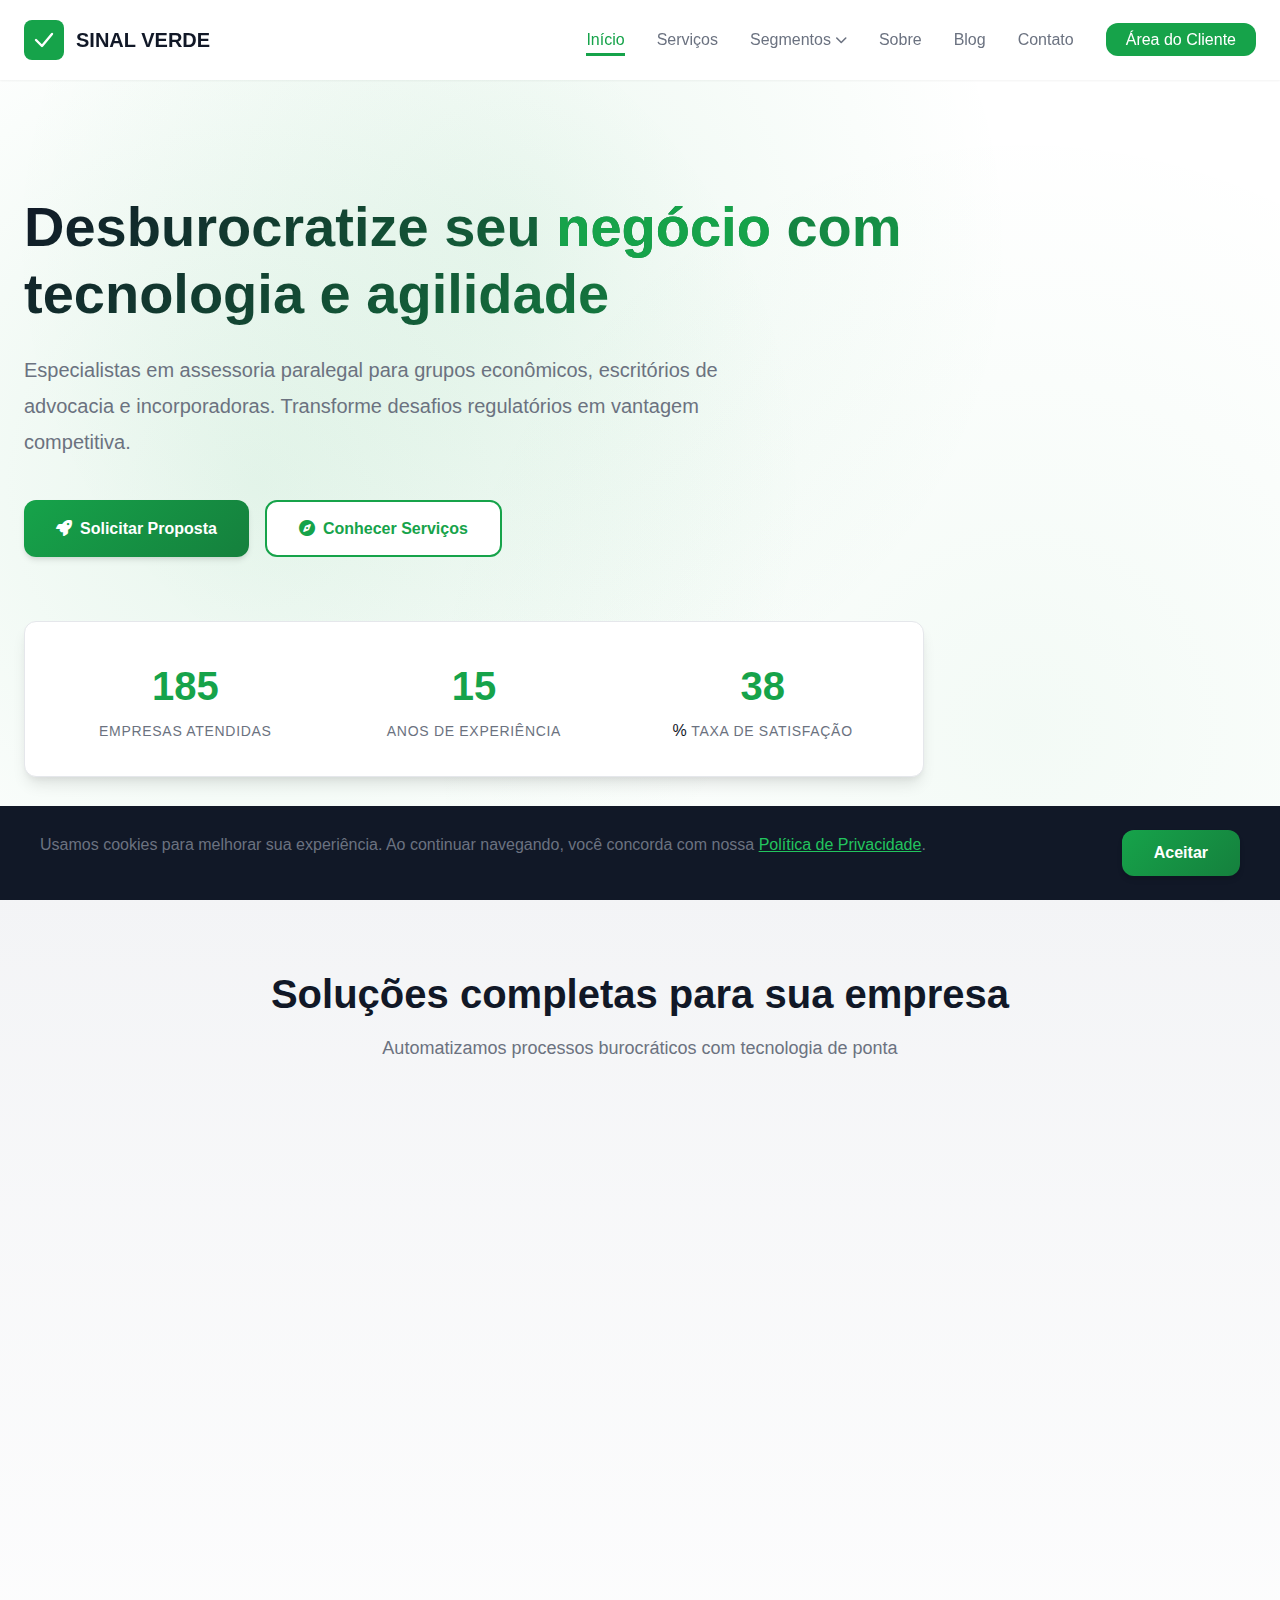
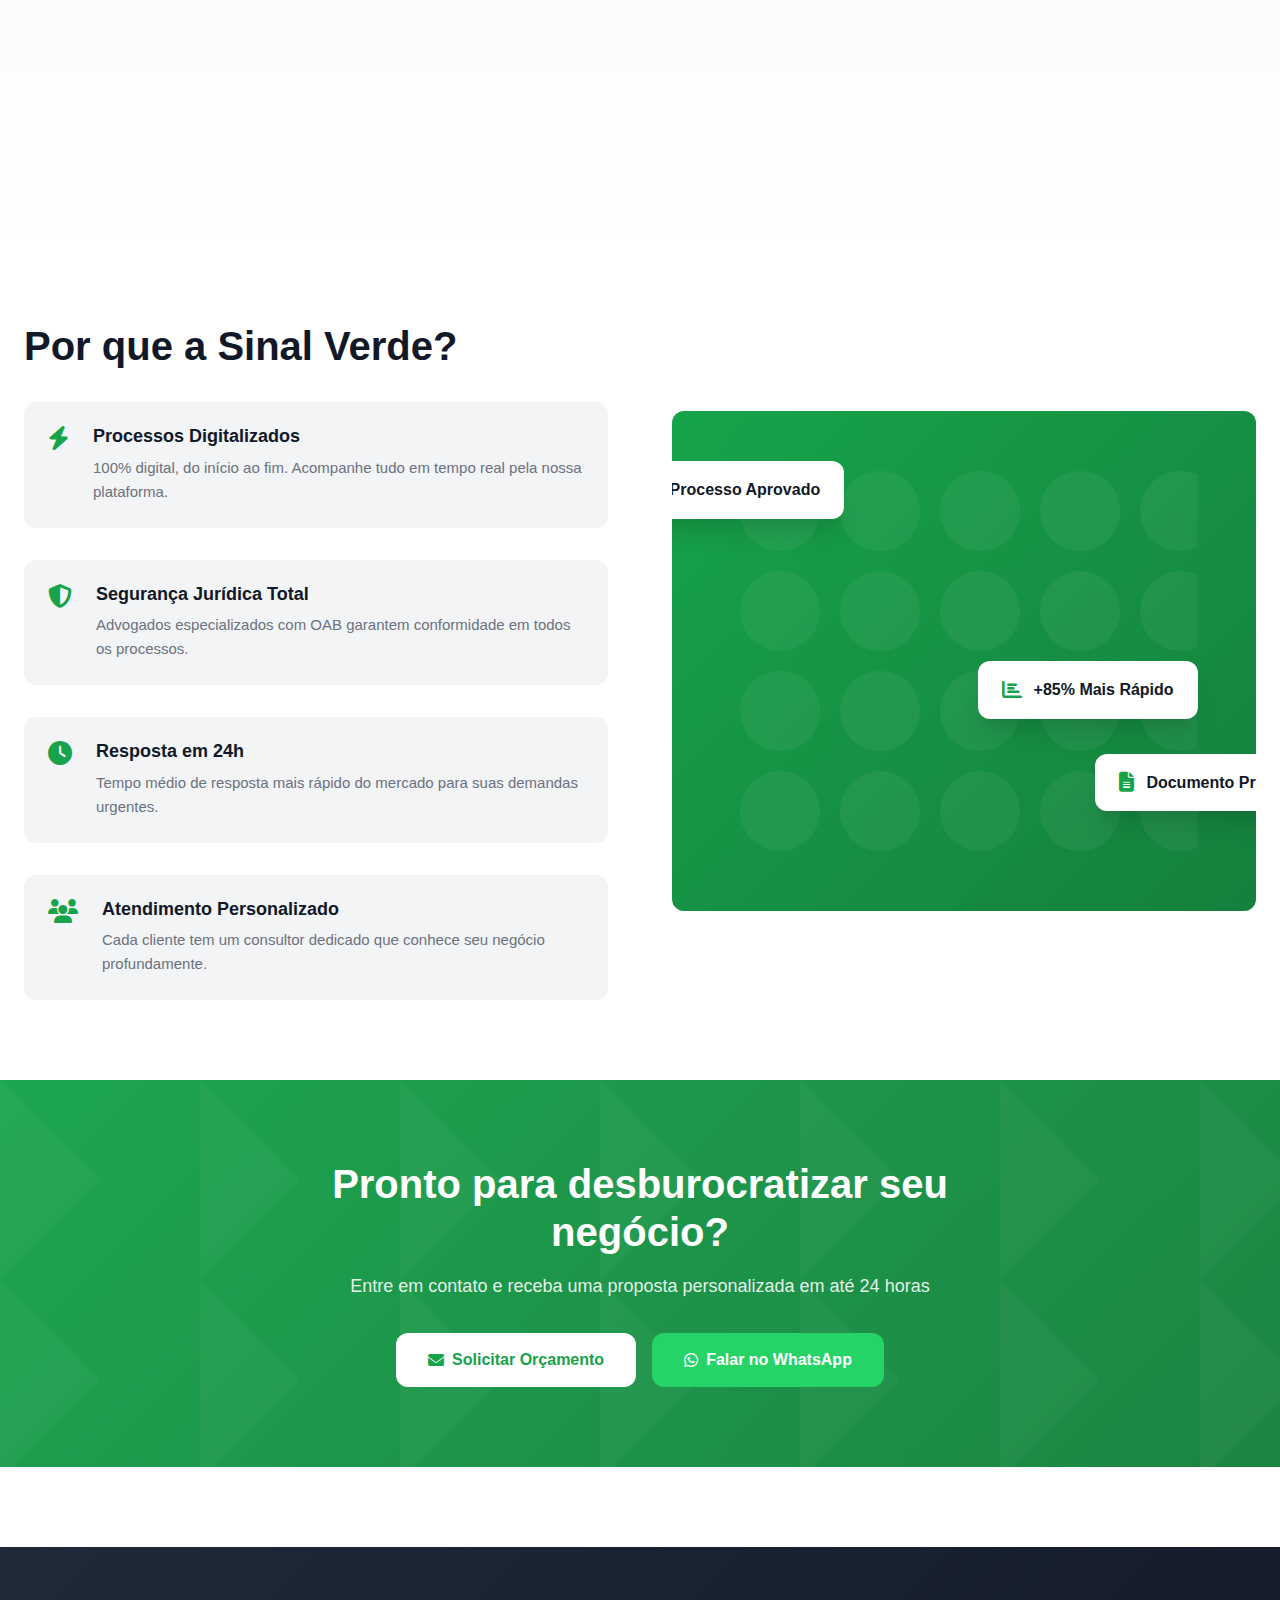
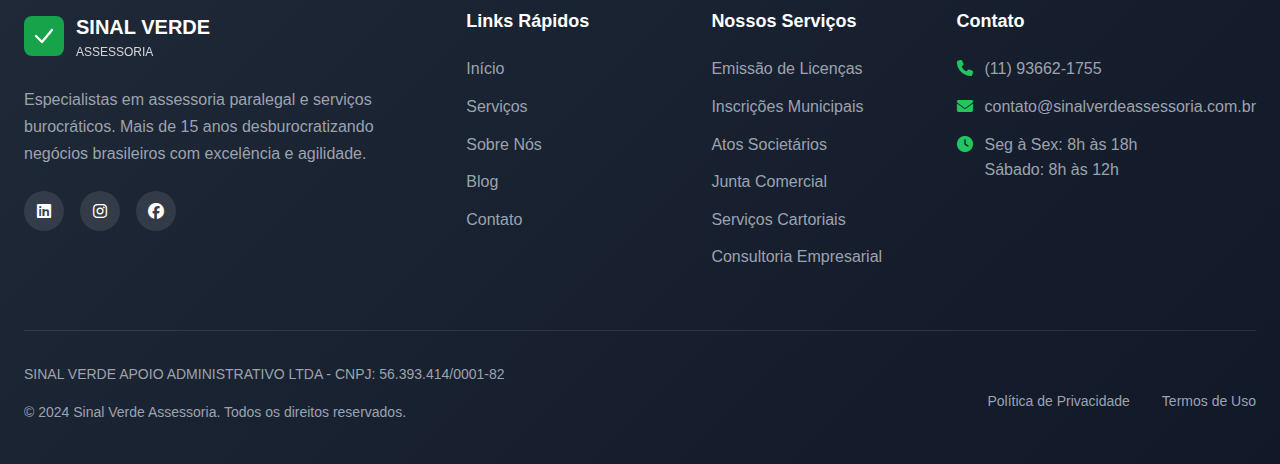
<file: index.html>
<!DOCTYPE html>
<html lang="pt-BR">
<head>
    <meta charset="UTF-8">
    <meta name="viewport" content="width=device-width, initial-scale=1.0">
    <title>Soluções Paralegais Empresariais | Sinal Verde - Assessoria Especializada</title>
    <meta name="description" content="Simplifique a burocracia e ganhe eficiência. Serviços paralegais empresariais completos para grandes grupos, escritórios de advocacia e incorporadoras.">
    <meta name="keywords" content="serviços paralegais empresariais, assessoria paralegal, regularização empresarial, emissão de certidões">
    
    <!-- Open Graph / Facebook -->
    <meta property="og:type" content="website">
    <meta property="og:title" content="Sinal Verde - Soluções Paralegais Empresariais">
    <meta property="og:description" content="Especialistas em desburocratizar processos empresariais com agilidade e tecnologia.">
    
    <!-- Favicon -->
    <link rel="icon" type="image/svg+xml" href="data:image/svg+xml,%3Csvg xmlns='http://www.w3.org/2000/svg' viewBox='0 0 100 100'%3E%3Crect width='100' height='100' rx='20' fill='%2316a34a'/%3E%3Cpath d='M30 50 L45 65 L70 35' stroke='white' stroke-width='6' fill='none' stroke-linecap='round' stroke-linejoin='round'/%3E%3C/svg%3E">
    
    <!-- CSS -->
    <link rel="stylesheet" href="css/global.css">
    <link rel="stylesheet" href="css/home.css">
    
    <!-- Font Awesome -->
    <link rel="stylesheet" href="https://cdnjs.cloudflare.com/ajax/libs/font-awesome/6.4.0/css/all.min.css">
</head>
<body>
    <!-- Header -->
    <header class="main-header">
        <div class="container">
            <nav class="navbar">
                <div class="logo">
                    <svg width="40" height="40" viewBox="0 0 100 100">
                        <rect width="100" height="100" rx="20" fill="#16a34a"/>
                        <path d="M30 50 L45 65 L70 35" stroke="white" stroke-width="6" fill="none" stroke-linecap="round" stroke-linejoin="round"/>
                    </svg>
                    <span>SINAL VERDE</span>
                </div>
                
                <button class="mobile-menu-toggle" aria-label="Menu">
                    <span></span>
                    <span></span>
                    <span></span>
                </button>
                
                <ul class="nav-menu">
                    <li><a href="index.html" class="active">Início</a></li>
                    <li><a href="servicos.html">Serviços</a></li>
                    <li class="dropdown">
                        <a href="#" class="dropdown-toggle">Segmentos <i class="fas fa-chevron-down"></i></a>
                        <ul class="dropdown-menu">
                            <li>
                                <a href="segmentos/grupos-economicos.html">
                                    <i class="fas fa-building"></i>
                                    <div>
                                        <strong>Grupos Econômicos</strong>
                                        <small>Soluções para grandes corporações</small>
                                    </div>
                                </a>
                            </li>
                            <li>
                                <a href="segmentos/escritorios-advocacia.html">
                                    <i class="fas fa-balance-scale"></i>
                                    <div>
                                        <strong>Escritórios de Advocacia</strong>
                                        <small>Apoio paralegal especializado</small>
                                    </div>
                                </a>
                            </li>
                            <li>
                                <a href="segmentos/incorporadoras.html">
                                    <i class="fas fa-city"></i>
                                    <div>
                                        <strong>Incorporadoras Imobiliárias</strong>
                                        <small>Regularização e licenciamento</small>
                                    </div>
                                </a>
                            </li>
                            <li>
                                <a href="segmentos/empresas.html">
                                    <i class="fas fa-briefcase"></i>
                                    <div>
                                        <strong>Empresas em Geral</strong>
                                        <small>Serviços para todos os portes</small>
                                    </div>
                                </a>
                            </li>
                        </ul>
                    </li>
                    <li><a href="sobre.html">Sobre</a></li>
                    <li><a href="blog.html">Blog</a></li>
                    <li><a href="contato.html">Contato</a></li>
                    <li><a href="area-cliente.html" class="btn-area-cliente">Área do Cliente</a></li>
                </ul>
            </nav>
        </div>
    </header>

    <!-- Hero Section -->
    <section class="hero">
        <div class="hero-background">
            <div class="hero-pattern"></div>
        </div>
        <div class="container">
            <div class="hero-content">
                <h1 class="hero-title">
                    Desburocratize seu <span class="highlight">negócio</span> com tecnologia e agilidade
                </h1>
                <p class="hero-subtitle">
                    Especialistas em assessoria paralegal para grupos econômicos, escritórios de advocacia e incorporadoras. 
                    Transforme desafios regulatórios em vantagem competitiva.
                </p>
                <div class="hero-actions">
                    <a href="contato.html" class="btn btn-primary">
                        <i class="fas fa-rocket"></i> Solicitar Proposta
                    </a>
                    <a href="servicos.html" class="btn btn-secondary">
                        <i class="fas fa-compass"></i> Conhecer Serviços
                    </a>
                </div>
                
                <div class="hero-stats">
                    <div class="stat">
                        <span class="stat-number" data-target="500">0</span>
                        <span class="stat-label">Empresas Atendidas</span>
                    </div>
                    <div class="stat">
                        <span class="stat-number" data-target="15">0</span>
                        <span class="stat-label">Anos de Experiência</span>
                    </div>
                    <div class="stat">
                        <span class="stat-number" data-target="98">0</span>%
                        <span class="stat-label">Taxa de Satisfação</span>
                    </div>
                </div>
            </div>
        </div>
    </section>

    <!-- Services Overview -->
    <section class="services-overview">
        <div class="container">
            <div class="section-header">
                <h2>Soluções completas para sua empresa</h2>
                <p>Automatizamos processos burocráticos com tecnologia de ponta</p>
            </div>
            
            <div class="services-grid">
                <div class="service-card" data-aos="fade-up">
                    <div class="service-icon">
                        <i class="fas fa-file-certificate"></i>
                    </div>
                    <h3>Emissão de Licenças</h3>
                    <p>Licenças municipais, estaduais e federais com acompanhamento completo do processo.</p>
                    <a href="servicos.html#licencas" class="service-link">Saiba mais <i class="fas fa-arrow-right"></i></a>
                </div>
                
                <div class="service-card" data-aos="fade-up" data-aos-delay="100">
                    <div class="service-icon">
                        <i class="fas fa-building"></i>
                    </div>
                    <h3>Inscrições Municipais</h3>
                    <p>Cadastros e regularizações junto aos órgãos municipais de forma ágil e segura.</p>
                    <a href="servicos.html#inscricoes" class="service-link">Saiba mais <i class="fas fa-arrow-right"></i></a>
                </div>
                
                <div class="service-card" data-aos="fade-up" data-aos-delay="200">
                    <div class="service-icon">
                        <i class="fas fa-gavel"></i>
                    </div>
                    <h3>Atos Societários</h3>
                    <p>Alterações contratuais, mudanças societárias e dissolução com expertise jurídica.</p>
                    <a href="servicos.html#atos" class="service-link">Saiba mais <i class="fas fa-arrow-right"></i></a>
                </div>
                
                <div class="service-card" data-aos="fade-up" data-aos-delay="300">
                    <div class="service-icon">
                        <i class="fas fa-store"></i>
                    </div>
                    <h3>Junta Comercial</h3>
                    <p>Registro e regularização empresarial completa em todas as juntas comerciais.</p>
                    <a href="servicos.html#junta" class="service-link">Saiba mais <i class="fas fa-arrow-right"></i></a>
                </div>
                
                <div class="service-card" data-aos="fade-up" data-aos-delay="400">
                    <div class="service-icon">
                        <i class="fas fa-stamp"></i>
                    </div>
                    <h3>Serviços Cartoriais</h3>
                    <p>Documentação e registros em cartórios com validação legal completa.</p>
                    <a href="servicos.html#cartoriais" class="service-link">Saiba mais <i class="fas fa-arrow-right"></i></a>
                </div>
                
                <div class="service-card" data-aos="fade-up" data-aos-delay="500">
                    <div class="service-icon">
                        <i class="fas fa-chart-line"></i>
                    </div>
                    <h3>Consultoria Empresarial</h3>
                    <p>Orientação especializada para regularização e compliance regulatório.</p>
                    <a href="servicos.html#consultoria" class="service-link">Saiba mais <i class="fas fa-arrow-right"></i></a>
                </div>
            </div>
        </div>
    </section>

    <!-- Why Choose Us -->
    <section class="why-choose">
        <div class="container">
            <div class="why-content">
                <div class="why-text">
                    <h2>Por que a Sinal Verde?</h2>
                    <div class="benefits">
                        <div class="benefit">
                            <i class="fas fa-bolt"></i>
                            <div>
                                <h4>Processos Digitalizados</h4>
                                <p>100% digital, do início ao fim. Acompanhe tudo em tempo real pela nossa plataforma.</p>
                            </div>
                        </div>
                        <div class="benefit">
                            <i class="fas fa-shield-alt"></i>
                            <div>
                                <h4>Segurança Jurídica Total</h4>
                                <p>Advogados especializados com OAB garantem conformidade em todos os processos.</p>
                            </div>
                        </div>
                        <div class="benefit">
                            <i class="fas fa-clock"></i>
                            <div>
                                <h4>Resposta em 24h</h4>
                                <p>Tempo médio de resposta mais rápido do mercado para suas demandas urgentes.</p>
                            </div>
                        </div>
                        <div class="benefit">
                            <i class="fas fa-users"></i>
                            <div>
                                <h4>Atendimento Personalizado</h4>
                                <p>Cada cliente tem um consultor dedicado que conhece seu negócio profundamente.</p>
                            </div>
                        </div>
                    </div>
                </div>
                <div class="why-image">
                    <div class="image-container">
                        <div class="floating-card card-1">
                            <i class="fas fa-check-circle"></i>
                            <span>Processo Aprovado</span>
                        </div>
                        <div class="floating-card card-2">
                            <i class="fas fa-file-alt"></i>
                            <span>Documento Pronto</span>
                        </div>
                        <div class="floating-card card-3">
                            <i class="fas fa-chart-bar"></i>
                            <span>+85% Mais Rápido</span>
                        </div>
                    </div>
                </div>
            </div>
        </div>
    </section>

    <!-- CTA Section -->
    <section class="cta-section">
        <div class="container">
            <div class="cta-content">
                <h2>Pronto para desburocratizar seu negócio?</h2>
                <p>Entre em contato e receba uma proposta personalizada em até 24 horas</p>
                <div class="cta-buttons">
                    <a href="contato.html" class="btn btn-white">
                        <i class="fas fa-envelope"></i> Solicitar Orçamento
                    </a>
                    <a href="https://wa.me/5511936621755" target="_blank" class="btn btn-whatsapp">
                        <i class="fab fa-whatsapp"></i> Falar no WhatsApp
                    </a>
                </div>
            </div>
        </div>
    </section>

    <!-- Footer -->
    <footer class="main-footer">
        <div class="container">
            <div class="footer-content">
                <div class="footer-section">
                    <div class="footer-logo">
                        <svg width="40" height="40" viewBox="0 0 100 100">
                            <rect width="100" height="100" rx="20" fill="#16a34a"/>
                            <path d="M30 50 L45 65 L70 35" stroke="white" stroke-width="6" fill="none" stroke-linecap="round" stroke-linejoin="round"/>
                        </svg>
                        <div>
                            <span>SINAL VERDE</span>
                            <small>ASSESSORIA</small>
                        </div>
                    </div>
                    <p>Especialistas em assessoria paralegal e serviços burocráticos. Mais de 15 anos desburocratizando negócios brasileiros com excelência e agilidade.</p>
                    <div class="social-links">
                        <a href="#" aria-label="LinkedIn"><i class="fab fa-linkedin"></i></a>
                        <a href="#" aria-label="Instagram"><i class="fab fa-instagram"></i></a>
                        <a href="#" aria-label="Facebook"><i class="fab fa-facebook"></i></a>
                    </div>
                </div>
                
                <div class="footer-section">
                    <h4>Links Rápidos</h4>
                    <ul>
                        <li><a href="index.html">Início</a></li>
                        <li><a href="servicos.html">Serviços</a></li>
                        <li><a href="sobre.html">Sobre Nós</a></li>
                        <li><a href="blog.html">Blog</a></li>
                        <li><a href="contato.html">Contato</a></li>
                    </ul>
                </div>
                
                <div class="footer-section">
                    <h4>Nossos Serviços</h4>
                    <ul>
                        <li><a href="servicos.html#licencas">Emissão de Licenças</a></li>
                        <li><a href="servicos.html#inscricoes">Inscrições Municipais</a></li>
                        <li><a href="servicos.html#atos">Atos Societários</a></li>
                        <li><a href="servicos.html#junta">Junta Comercial</a></li>
                        <li><a href="servicos.html#cartoriais">Serviços Cartoriais</a></li>
                        <li><a href="servicos.html#consultoria">Consultoria Empresarial</a></li>
                    </ul>
                </div>
                
                <div class="footer-section">
                    <h4>Contato</h4>
                    <ul class="contact-info">
                        <li><i class="fas fa-phone"></i> (11) 93662-1755</li>
                        <li><i class="fas fa-envelope"></i> contato@sinalverdeassessoria.com.br</li>
                        <li><i class="fas fa-clock"></i> Seg à Sex: 8h às 18h<br>Sábado: 8h às 12h</li>
                    </ul>
                </div>
            </div>
            
            <div class="footer-bottom">
                <div class="footer-legal">
                    <p>SINAL VERDE APOIO ADMINISTRATIVO LTDA - CNPJ: 56.393.414/0001-82</p>
                    <p>&copy; 2024 Sinal Verde Assessoria. Todos os direitos reservados.</p>
                </div>
                <div class="footer-links">
                    <a href="politica-privacidade.html">Política de Privacidade</a>
                    <a href="termos-uso.html">Termos de Uso</a>
                </div>
            </div>
        </div>
    </footer>

    <!-- WhatsApp Button -->
    <a href="https://wa.me/5511936621755" target="_blank" class="whatsapp-float" aria-label="WhatsApp">
        <i class="fab fa-whatsapp"></i>
    </a>

    <!-- Scripts -->
    <script src="js/main.js"></script>
    <script src="js/ui.js"></script>
</body>
</html>
</file>
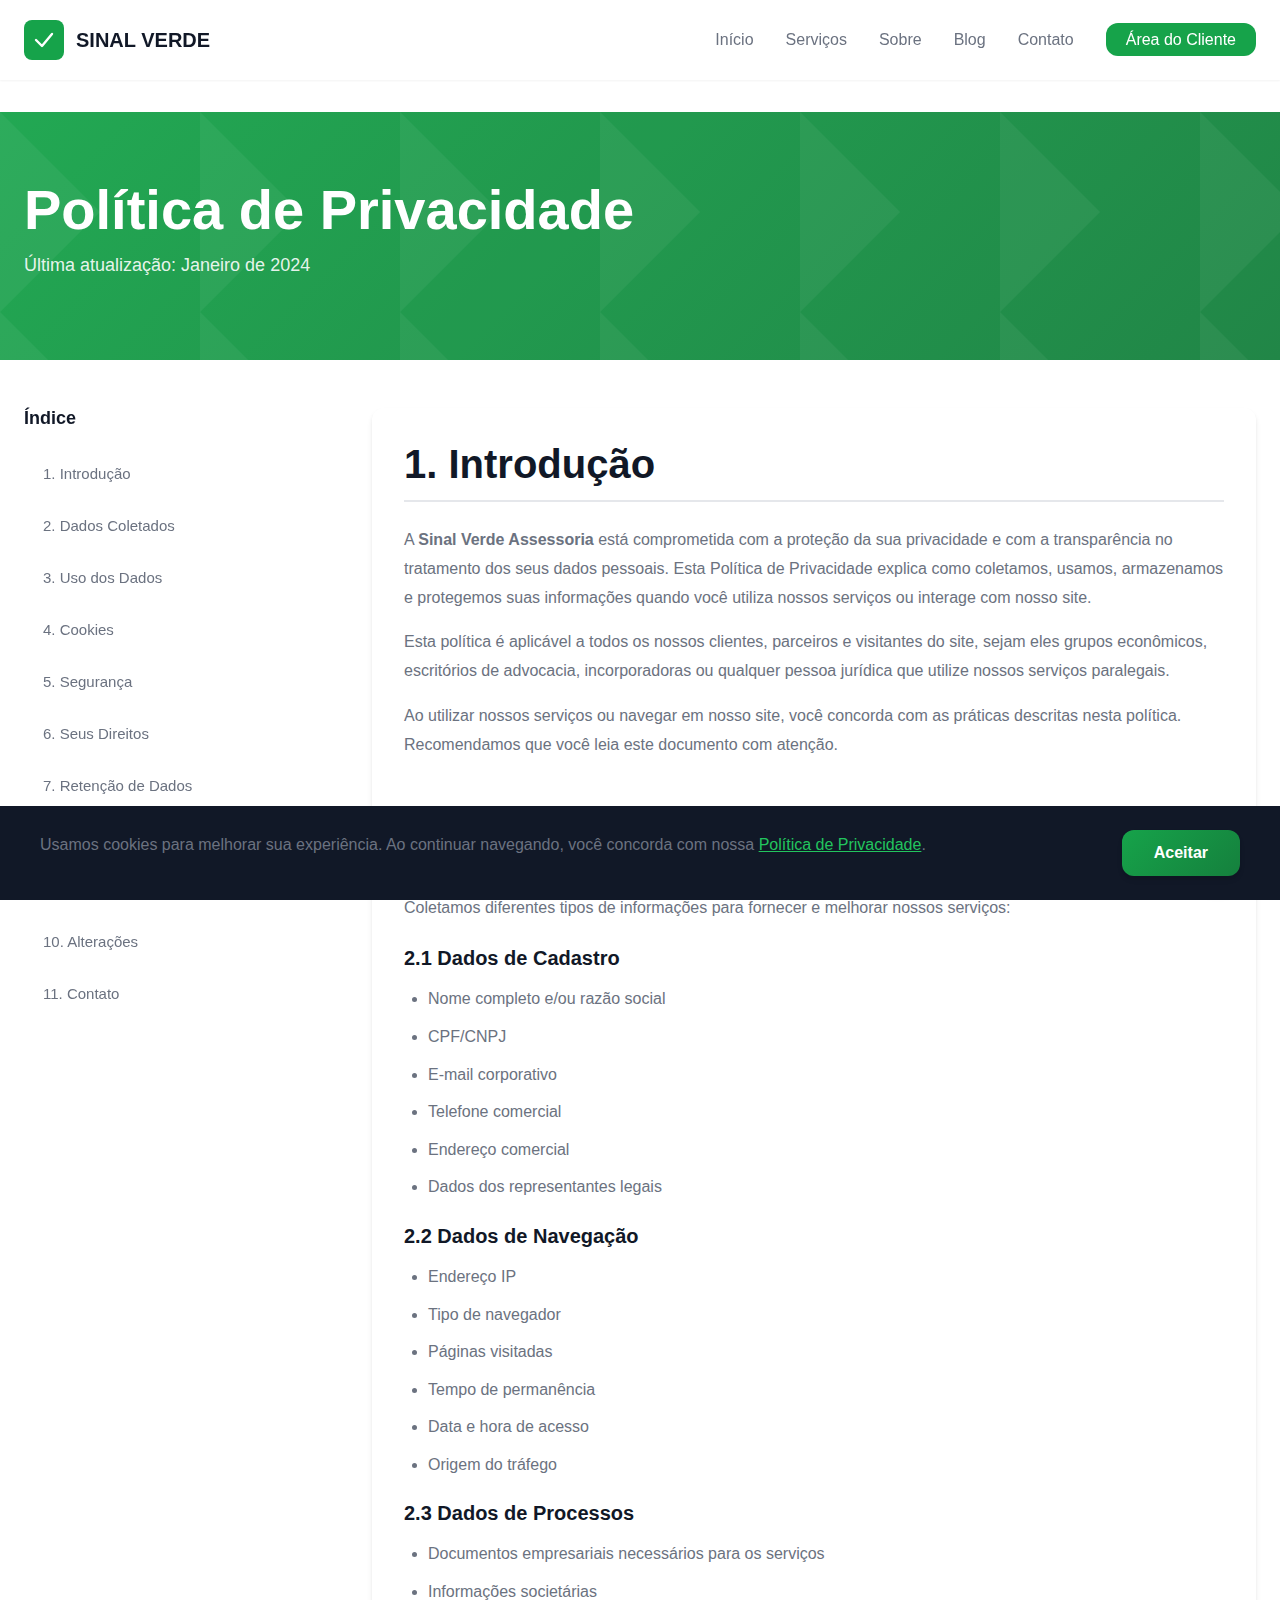
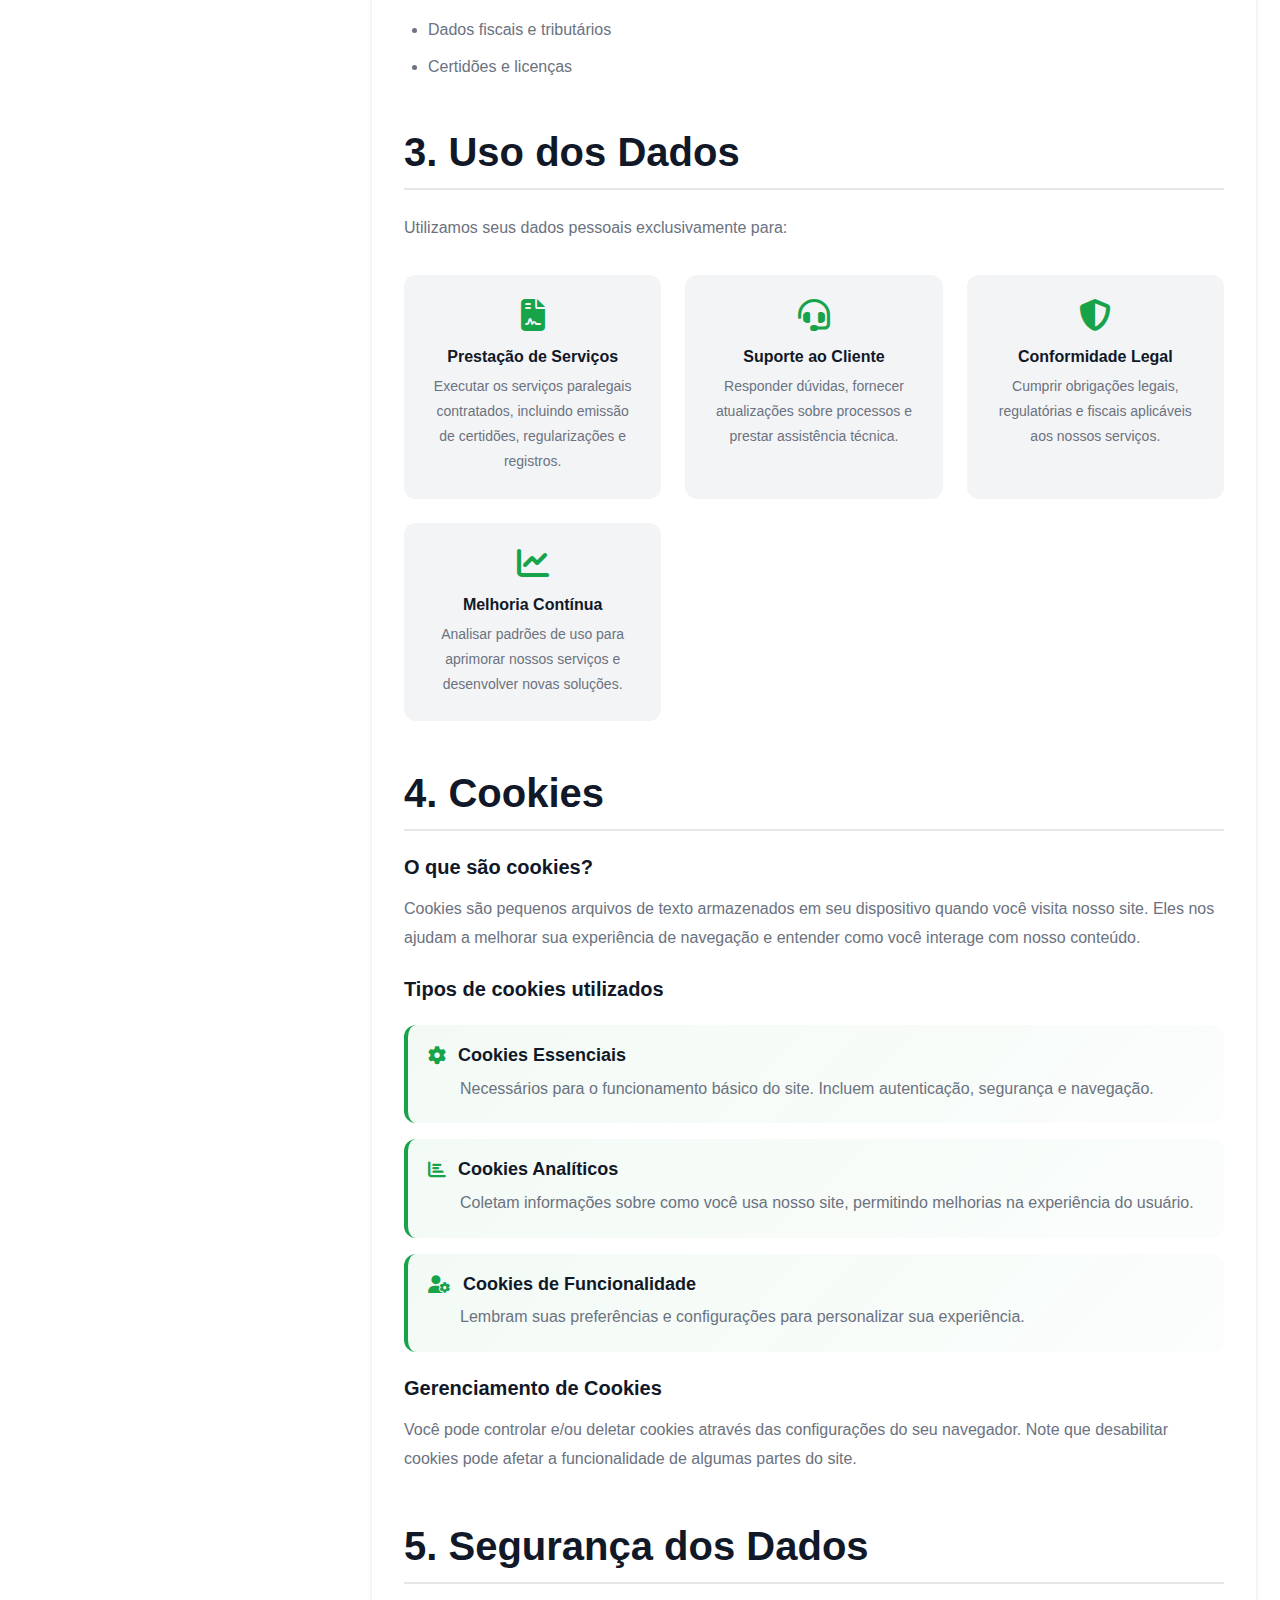
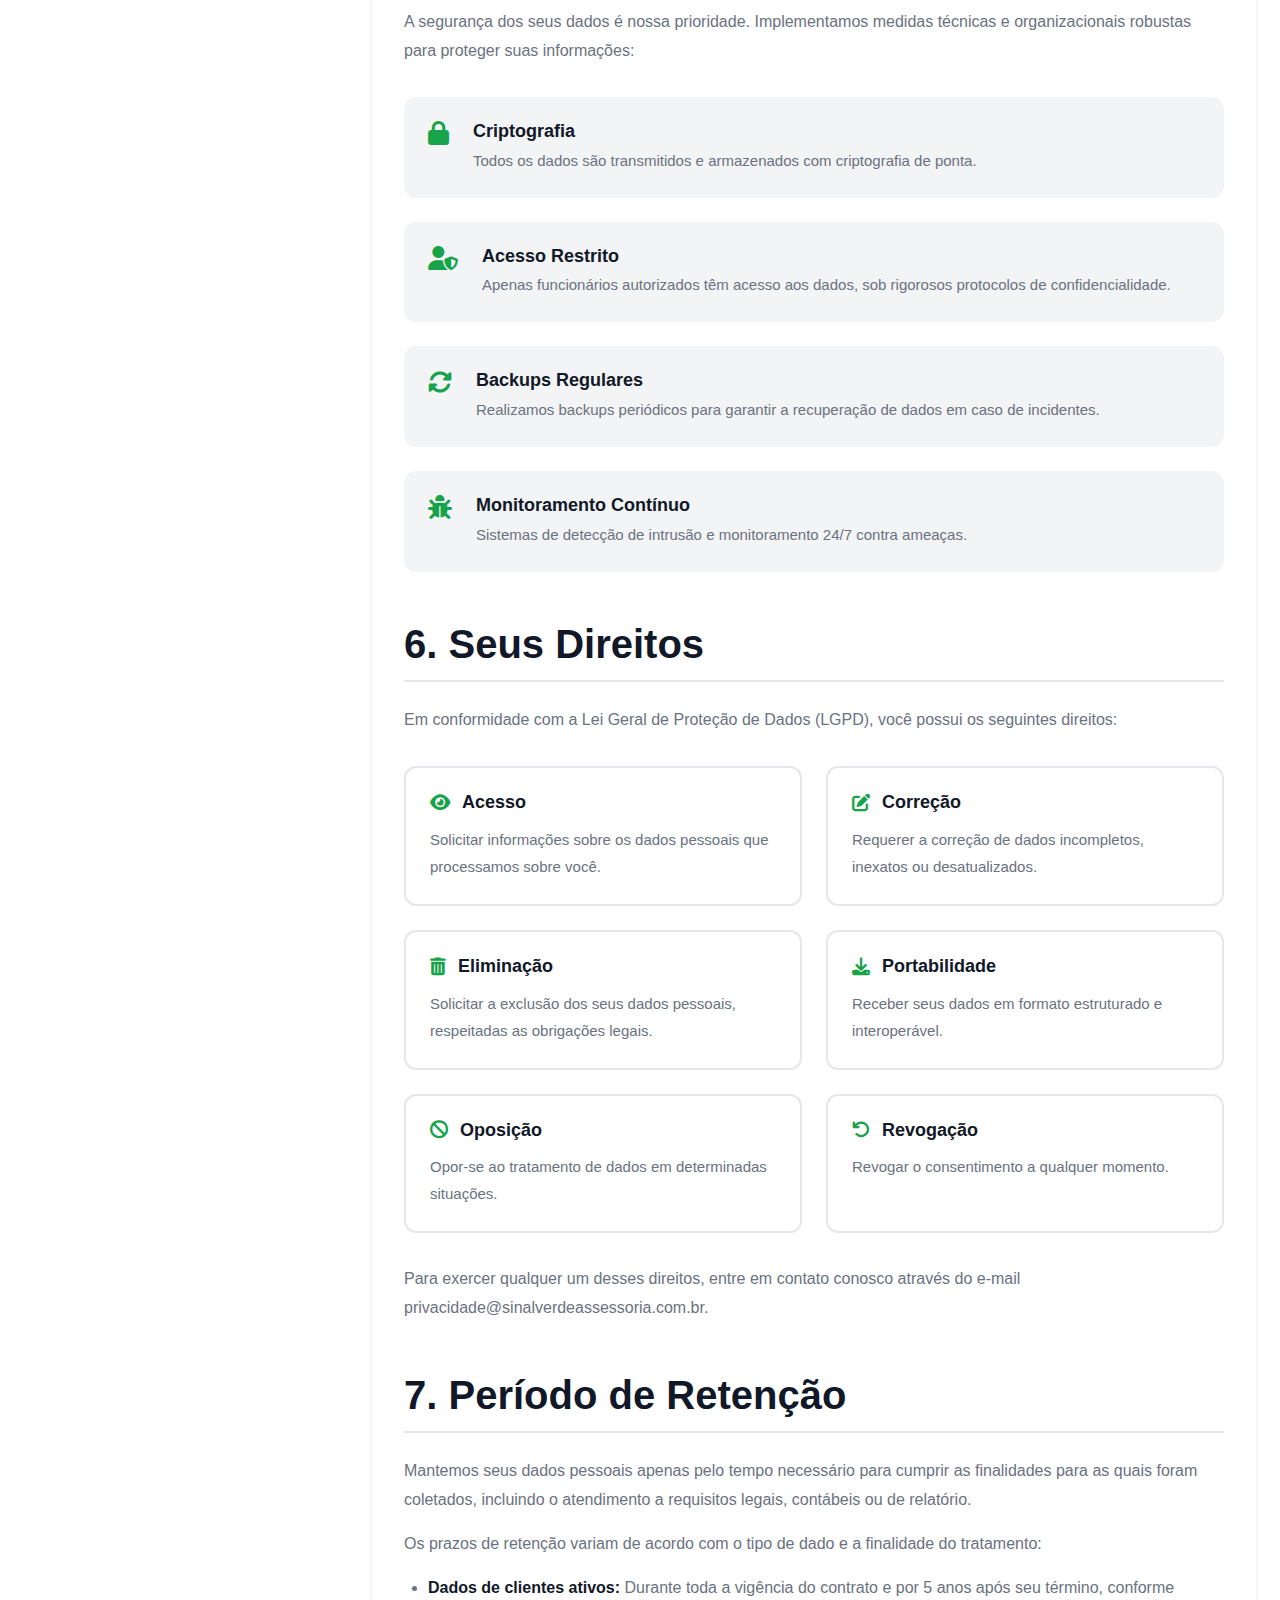
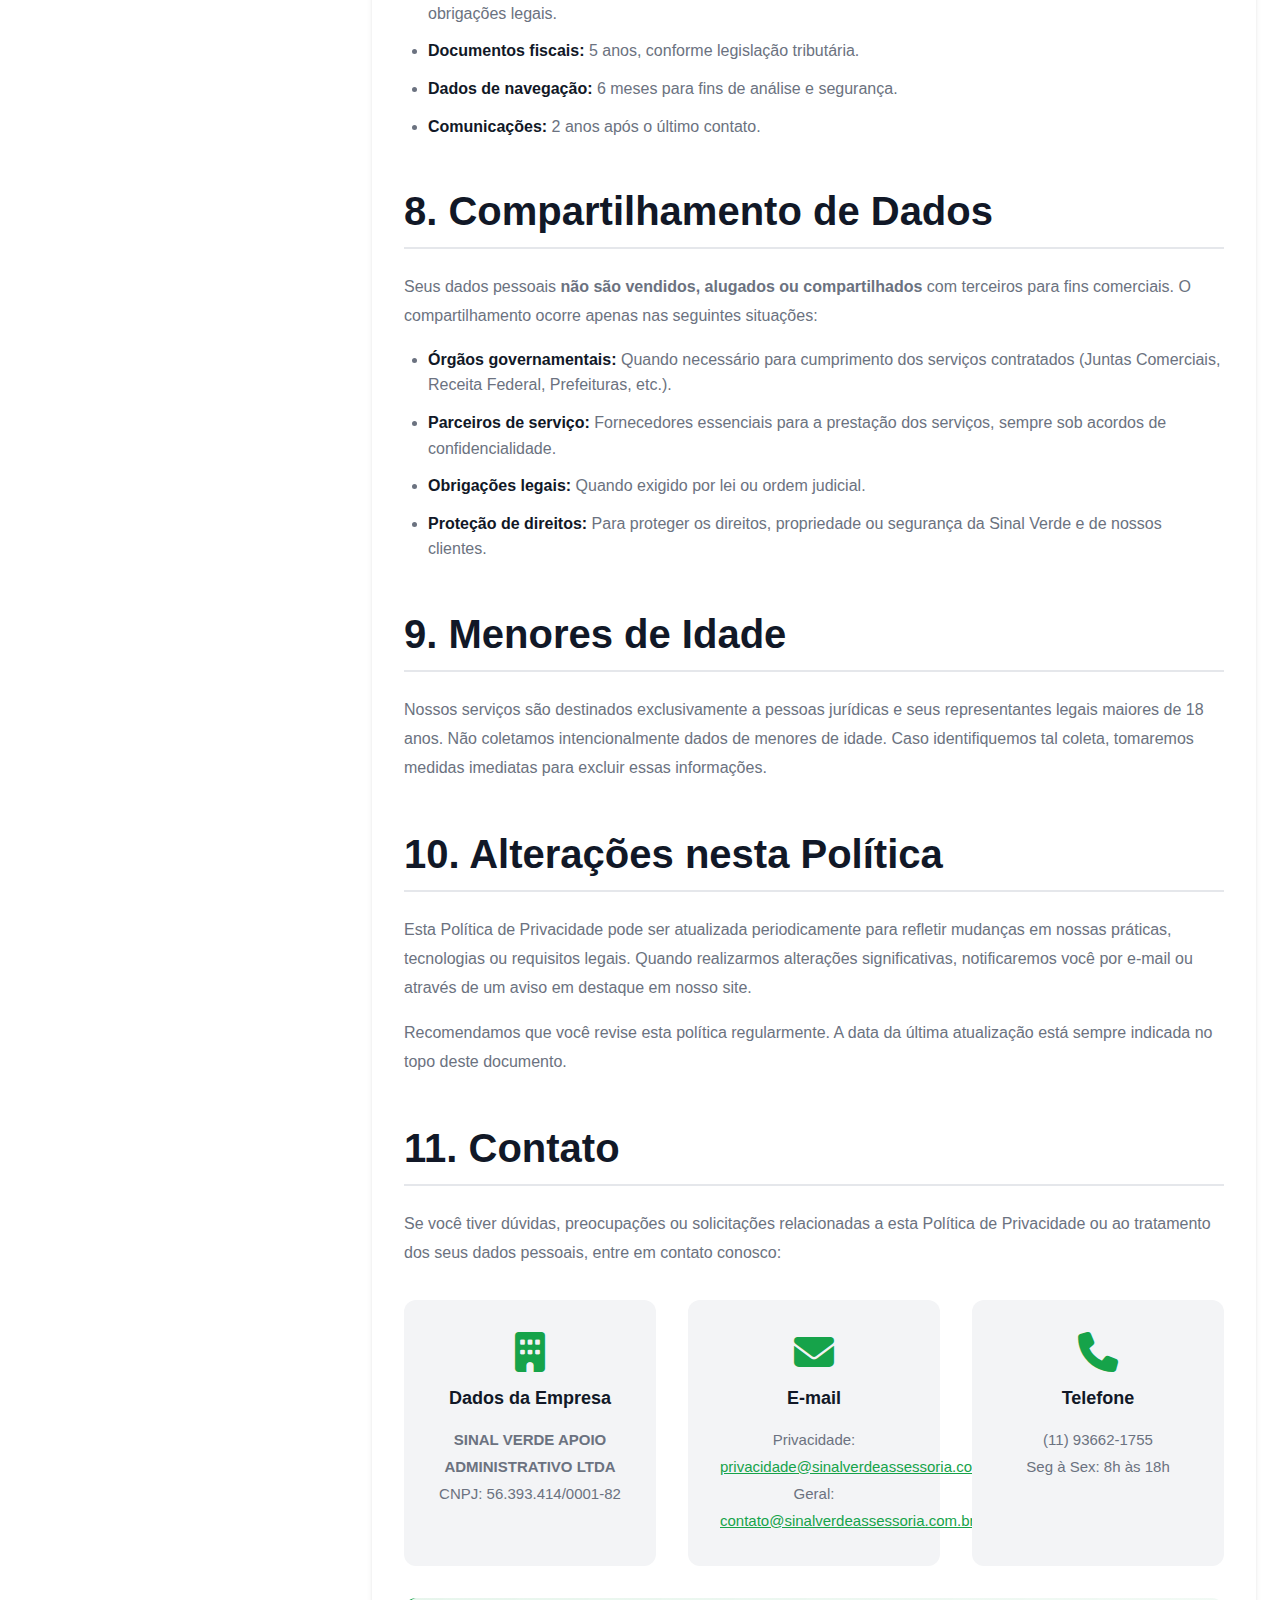
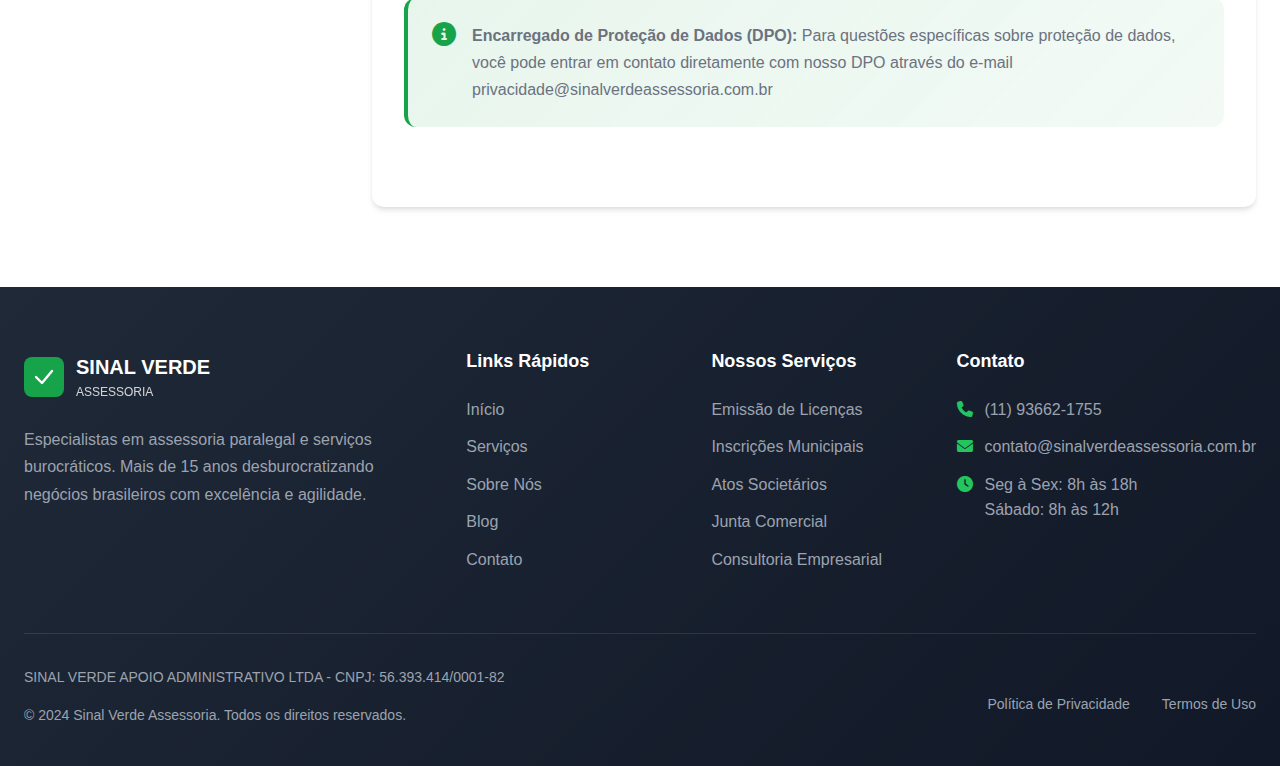
<file: politica-privacidade.html>
<!DOCTYPE html>
<html lang="pt-BR">
<head>
    <meta charset="UTF-8">
    <meta name="viewport" content="width=device-width, initial-scale=1.0">
    <title>Política de Privacidade | Sinal Verde Assessoria</title>
    <meta name="description" content="Política de Privacidade da Sinal Verde Assessoria. Saiba como coletamos, usamos e protegemos seus dados pessoais.">
    
    <!-- Favicon -->
    <link rel="icon" type="image/svg+xml" href="data:image/svg+xml,%3Csvg xmlns='http://www.w3.org/2000/svg' viewBox='0 0 100 100'%3E%3Crect width='100' height='100' rx='20' fill='%2316a34a'/%3E%3Cpath d='M30 50 L45 65 L70 35' stroke='white' stroke-width='6' fill='none' stroke-linecap='round' stroke-linejoin='round'/%3E%3C/svg%3E">
    
    <!-- CSS -->
    <link rel="stylesheet" href="css/global.css">
    <link rel="stylesheet" href="css/privacy.css">
    
    <!-- Font Awesome -->
    <link rel="stylesheet" href="https://cdnjs.cloudflare.com/ajax/libs/font-awesome/6.4.0/css/all.min.css">
</head>
<body>
    <!-- Header -->
    <header class="main-header">
        <div class="container">
            <nav class="navbar">
                <div class="logo">
                    <svg width="40" height="40" viewBox="0 0 100 100">
                        <rect width="100" height="100" rx="20" fill="#16a34a"/>
                        <path d="M30 50 L45 65 L70 35" stroke="white" stroke-width="6" fill="none" stroke-linecap="round" stroke-linejoin="round"/>
                    </svg>
                    <span>SINAL VERDE</span>
                    
                </div>
                
                <button class="mobile-menu-toggle" aria-label="Menu">
                    <span></span>
                    <span></span>
                    <span></span>
                </button>
                
                <ul class="nav-menu">
                    <li><a href="index.html">Início</a></li>
                    <li><a href="servicos.html">Serviços</a></li>
                    <li><a href="sobre.html">Sobre</a></li>
                    <li><a href="blog.html">Blog</a></li>
                    <li><a href="contato.html">Contato</a></li>
                    <li><a href="area-cliente.html" class="btn-area-cliente">Área do Cliente</a></li>
                </ul>
            </nav>
        </div>
    </header>

    <!-- Privacy Policy Content -->
    <main class="privacy-main">
        <div class="privacy-header">
            <div class="container">
                <h1>Política de Privacidade</h1>
                <p class="subtitle">Última atualização: Janeiro de 2024</p>
            </div>
        </div>

        <div class="container">
            <div class="privacy-content">
                <!-- Table of Contents -->
                <aside class="toc">
                    <h3>Índice</h3>
                    <nav>
                        <ul>
                            <li><a href="#introducao">1. Introdução</a></li>
                            <li><a href="#coleta">2. Dados Coletados</a></li>
                            <li><a href="#uso">3. Uso dos Dados</a></li>
                            <li><a href="#cookies">4. Cookies</a></li>
                            <li><a href="#seguranca">5. Segurança</a></li>
                            <li><a href="#direitos">6. Seus Direitos</a></li>
                            <li><a href="#retencao">7. Retenção de Dados</a></li>
                            <li><a href="#compartilhamento">8. Compartilhamento</a></li>
                            <li><a href="#menores">9. Menores de Idade</a></li>
                            <li><a href="#alteracoes">10. Alterações</a></li>
                            <li><a href="#contato">11. Contato</a></li>
                        </ul>
                    </nav>
                </aside>

                <!-- Main Content -->
                <article class="privacy-article">
                    <section id="introducao">
                        <h2>1. Introdução</h2>
                        <p>A <strong>Sinal Verde Assessoria</strong> está comprometida com a proteção da sua privacidade e com a transparência no tratamento dos seus dados pessoais. Esta Política de Privacidade explica como coletamos, usamos, armazenamos e protegemos suas informações quando você utiliza nossos serviços ou interage com nosso site.</p>
                        
                        <p>Esta política é aplicável a todos os nossos clientes, parceiros e visitantes do site, sejam eles grupos econômicos, escritórios de advocacia, incorporadoras ou qualquer pessoa jurídica que utilize nossos serviços paralegais.</p>
                        
                        <p>Ao utilizar nossos serviços ou navegar em nosso site, você concorda com as práticas descritas nesta política. Recomendamos que você leia este documento com atenção.</p>
                    </section>

                    <section id="coleta">
                        <h2>2. Dados Coletados</h2>
                        <p>Coletamos diferentes tipos de informações para fornecer e melhorar nossos serviços:</p>
                        
                        <h3>2.1 Dados de Cadastro</h3>
                        <ul>
                            <li>Nome completo e/ou razão social</li>
                            <li>CPF/CNPJ</li>
                            <li>E-mail corporativo</li>
                            <li>Telefone comercial</li>
                            <li>Endereço comercial</li>
                            <li>Dados dos representantes legais</li>
                        </ul>
                        
                        <h3>2.2 Dados de Navegação</h3>
                        <ul>
                            <li>Endereço IP</li>
                            <li>Tipo de navegador</li>
                            <li>Páginas visitadas</li>
                            <li>Tempo de permanência</li>
                            <li>Data e hora de acesso</li>
                            <li>Origem do tráfego</li>
                        </ul>
                        
                        <h3>2.3 Dados de Processos</h3>
                        <ul>
                            <li>Documentos empresariais necessários para os serviços</li>
                            <li>Informações societárias</li>
                            <li>Dados fiscais e tributários</li>
                            <li>Certidões e licenças</li>
                        </ul>
                    </section>

                    <section id="uso">
                        <h2>3. Uso dos Dados</h2>
                        <p>Utilizamos seus dados pessoais exclusivamente para:</p>
                        
                        <div class="purpose-grid">
                            <div class="purpose-card">
                                <i class="fas fa-file-contract"></i>
                                <h4>Prestação de Serviços</h4>
                                <p>Executar os serviços paralegais contratados, incluindo emissão de certidões, regularizações e registros.</p>
                            </div>
                            
                            <div class="purpose-card">
                                <i class="fas fa-headset"></i>
                                <h4>Suporte ao Cliente</h4>
                                <p>Responder dúvidas, fornecer atualizações sobre processos e prestar assistência técnica.</p>
                            </div>
                            
                            <div class="purpose-card">
                                <i class="fas fa-shield-alt"></i>
                                <h4>Conformidade Legal</h4>
                                <p>Cumprir obrigações legais, regulatórias e fiscais aplicáveis aos nossos serviços.</p>
                            </div>
                            
                            <div class="purpose-card">
                                <i class="fas fa-chart-line"></i>
                                <h4>Melhoria Contínua</h4>
                                <p>Analisar padrões de uso para aprimorar nossos serviços e desenvolver novas soluções.</p>
                            </div>
                        </div>
                    </section>

                    <section id="cookies">
                        <h2>4. Cookies</h2>
                        <h3>O que são cookies?</h3>
                        <p>Cookies são pequenos arquivos de texto armazenados em seu dispositivo quando você visita nosso site. Eles nos ajudam a melhorar sua experiência de navegação e entender como você interage com nosso conteúdo.</p>
                        
                        <h3>Tipos de cookies utilizados</h3>
                        <div class="cookie-types">
                            <div class="cookie-type">
                                <h4><i class="fas fa-cog"></i> Cookies Essenciais</h4>
                                <p>Necessários para o funcionamento básico do site. Incluem autenticação, segurança e navegação.</p>
                            </div>
                            
                            <div class="cookie-type">
                                <h4><i class="fas fa-chart-bar"></i> Cookies Analíticos</h4>
                                <p>Coletam informações sobre como você usa nosso site, permitindo melhorias na experiência do usuário.</p>
                            </div>
                            
                            <div class="cookie-type">
                                <h4><i class="fas fa-user-cog"></i> Cookies de Funcionalidade</h4>
                                <p>Lembram suas preferências e configurações para personalizar sua experiência.</p>
                            </div>
                        </div>
                        
                        <h3>Gerenciamento de Cookies</h3>
                        <p>Você pode controlar e/ou deletar cookies através das configurações do seu navegador. Note que desabilitar cookies pode afetar a funcionalidade de algumas partes do site.</p>
                    </section>

                    <section id="seguranca">
                        <h2>5. Segurança dos Dados</h2>
                        <p>A segurança dos seus dados é nossa prioridade. Implementamos medidas técnicas e organizacionais robustas para proteger suas informações:</p>
                        
                        <div class="security-measures">
                            <div class="measure">
                                <i class="fas fa-lock"></i>
                                <div>
                                    <h4>Criptografia</h4>
                                    <p>Todos os dados são transmitidos e armazenados com criptografia de ponta.</p>
                                </div>
                            </div>
                            
                            <div class="measure">
                                <i class="fas fa-user-shield"></i>
                                <div>
                                    <h4>Acesso Restrito</h4>
                                    <p>Apenas funcionários autorizados têm acesso aos dados, sob rigorosos protocolos de confidencialidade.</p>
                                </div>
                            </div>
                            
                            <div class="measure">
                                <i class="fas fa-sync-alt"></i>
                                <div>
                                    <h4>Backups Regulares</h4>
                                    <p>Realizamos backups periódicos para garantir a recuperação de dados em caso de incidentes.</p>
                                </div>
                            </div>
                            
                            <div class="measure">
                                <i class="fas fa-bug"></i>
                                <div>
                                    <h4>Monitoramento Contínuo</h4>
                                    <p>Sistemas de detecção de intrusão e monitoramento 24/7 contra ameaças.</p>
                                </div>
                            </div>
                        </div>
                    </section>

                    <section id="direitos">
                        <h2>6. Seus Direitos</h2>
                        <p>Em conformidade com a Lei Geral de Proteção de Dados (LGPD), você possui os seguintes direitos:</p>
                        
                        <div class="rights-list">
                            <div class="right-item">
                                <h4><i class="fas fa-eye"></i> Acesso</h4>
                                <p>Solicitar informações sobre os dados pessoais que processamos sobre você.</p>
                            </div>
                            
                            <div class="right-item">
                                <h4><i class="fas fa-edit"></i> Correção</h4>
                                <p>Requerer a correção de dados incompletos, inexatos ou desatualizados.</p>
                            </div>
                            
                            <div class="right-item">
                                <h4><i class="fas fa-trash-alt"></i> Eliminação</h4>
                                <p>Solicitar a exclusão dos seus dados pessoais, respeitadas as obrigações legais.</p>
                            </div>
                            
                            <div class="right-item">
                                <h4><i class="fas fa-download"></i> Portabilidade</h4>
                                <p>Receber seus dados em formato estruturado e interoperável.</p>
                            </div>
                            
                            <div class="right-item">
                                <h4><i class="fas fa-ban"></i> Oposição</h4>
                                <p>Opor-se ao tratamento de dados em determinadas situações.</p>
                            </div>
                            
                            <div class="right-item">
                                <h4><i class="fas fa-undo"></i> Revogação</h4>
                                <p>Revogar o consentimento a qualquer momento.</p>
                            </div>
                        </div>
                        
                        <p>Para exercer qualquer um desses direitos, entre em contato conosco através do e-mail <a href="mailto:privacidade@sinalverdeassessoria.com.br">privacidade@sinalverdeassessoria.com.br</a>.</p>
                    </section>

                    <section id="retencao">
                        <h2>7. Período de Retenção</h2>
                        <p>Mantemos seus dados pessoais apenas pelo tempo necessário para cumprir as finalidades para as quais foram coletados, incluindo o atendimento a requisitos legais, contábeis ou de relatório.</p>
                        
                        <p>Os prazos de retenção variam de acordo com o tipo de dado e a finalidade do tratamento:</p>
                        
                        <ul>
                            <li><strong>Dados de clientes ativos:</strong> Durante toda a vigência do contrato e por 5 anos após seu término, conforme obrigações legais.</li>
                            <li><strong>Documentos fiscais:</strong> 5 anos, conforme legislação tributária.</li>
                            <li><strong>Dados de navegação:</strong> 6 meses para fins de análise e segurança.</li>
                            <li><strong>Comunicações:</strong> 2 anos após o último contato.</li>
                        </ul>
                    </section>

                    <section id="compartilhamento">
                        <h2>8. Compartilhamento de Dados</h2>
                        <p>Seus dados pessoais <strong>não são vendidos, alugados ou compartilhados</strong> com terceiros para fins comerciais. O compartilhamento ocorre apenas nas seguintes situações:</p>
                        
                        <ul>
                            <li><strong>Órgãos governamentais:</strong> Quando necessário para cumprimento dos serviços contratados (Juntas Comerciais, Receita Federal, Prefeituras, etc.).</li>
                            <li><strong>Parceiros de serviço:</strong> Fornecedores essenciais para a prestação dos serviços, sempre sob acordos de confidencialidade.</li>
                            <li><strong>Obrigações legais:</strong> Quando exigido por lei ou ordem judicial.</li>
                            <li><strong>Proteção de direitos:</strong> Para proteger os direitos, propriedade ou segurança da Sinal Verde e de nossos clientes.</li>
                        </ul>
                    </section>

                    <section id="menores">
                        <h2>9. Menores de Idade</h2>
                        <p>Nossos serviços são destinados exclusivamente a pessoas jurídicas e seus representantes legais maiores de 18 anos. Não coletamos intencionalmente dados de menores de idade. Caso identifiquemos tal coleta, tomaremos medidas imediatas para excluir essas informações.</p>
                    </section>

                    <section id="alteracoes">
                        <h2>10. Alterações nesta Política</h2>
                        <p>Esta Política de Privacidade pode ser atualizada periodicamente para refletir mudanças em nossas práticas, tecnologias ou requisitos legais. Quando realizarmos alterações significativas, notificaremos você por e-mail ou através de um aviso em destaque em nosso site.</p>
                        
                        <p>Recomendamos que você revise esta política regularmente. A data da última atualização está sempre indicada no topo deste documento.</p>
                    </section>

                    <section id="contato">
                        <h2>11. Contato</h2>
                        <p>Se você tiver dúvidas, preocupações ou solicitações relacionadas a esta Política de Privacidade ou ao tratamento dos seus dados pessoais, entre em contato conosco:</p>
                        
                        <div class="contact-info-privacy">
                            <div class="contact-card">
                                <i class="fas fa-building"></i>
                                <h4>Dados da Empresa</h4>
                                <p><strong>SINAL VERDE APOIO ADMINISTRATIVO LTDA</strong><br>
                                CNPJ: 56.393.414/0001-82</p>
                            </div>
                            
                            <div class="contact-card">
                                <i class="fas fa-envelope"></i>
                                <h4>E-mail</h4>
                                <p>Privacidade: <a href="mailto:privacidade@sinalverdeassessoria.com.br">privacidade@sinalverdeassessoria.com.br</a><br>
                                Geral: <a href="mailto:contato@sinalverdeassessoria.com.br">contato@sinalverdeassessoria.com.br</a></p>
                            </div>
                            
                            <div class="contact-card">
                                <i class="fas fa-phone"></i>
                                <h4>Telefone</h4>
                                <p>(11) 93662-1755<br>
                                Seg à Sex: 8h às 18h</p>
                            </div>
                        </div>
                        
                        <div class="dpo-notice">
                            <i class="fas fa-info-circle"></i>
                            <p><strong>Encarregado de Proteção de Dados (DPO):</strong> Para questões específicas sobre proteção de dados, você pode entrar em contato diretamente com nosso DPO através do e-mail privacidade@sinalverdeassessoria.com.br</p>
                        </div>
                    </section>
                </article>
            </div>
        </div>
    </main>

    <!-- Footer -->
    <footer class="main-footer">
        <div class="container">
            <div class="footer-content">
                <div class="footer-section">
                    <div class="footer-logo">
                        <svg width="40" height="40" viewBox="0 0 100 100">
                            <rect width="100" height="100" rx="20" fill="#16a34a"/>
                            <path d="M30 50 L45 65 L70 35" stroke="white" stroke-width="6" fill="none" stroke-linecap="round" stroke-linejoin="round"/>
                        </svg>
                        <div>
                            <span>SINAL VERDE</span>
                            <small>ASSESSORIA</small>
                        </div>
                    </div>
                    <p>Especialistas em assessoria paralegal e serviços burocráticos. Mais de 15 anos desburocratizando negócios brasileiros com excelência e agilidade.</p>
                </div>
                
                <div class="footer-section">
                    <h4>Links Rápidos</h4>
                    <ul>
                        <li><a href="index.html">Início</a></li>
                        <li><a href="servicos.html">Serviços</a></li>
                        <li><a href="sobre.html">Sobre Nós</a></li>
                        <li><a href="blog.html">Blog</a></li>
                        <li><a href="contato.html">Contato</a></li>
                    </ul>
                </div>
                
                <div class="footer-section">
                    <h4>Nossos Serviços</h4>
                    <ul>
                        <li><a href="servicos.html#licencas">Emissão de Licenças</a></li>
                        <li><a href="servicos.html#inscricoes">Inscrições Municipais</a></li>
                        <li><a href="servicos.html#atos">Atos Societários</a></li>
                        <li><a href="servicos.html#junta">Junta Comercial</a></li>
                        <li><a href="servicos.html#consultoria">Consultoria Empresarial</a></li>
                    </ul>
                </div>
                
                <div class="footer-section">
                    <h4>Contato</h4>
                    <ul class="contact-info">
                        <li><i class="fas fa-phone"></i> (11) 93662-1755</li>
                        <li><i class="fas fa-envelope"></i> contato@sinalverdeassessoria.com.br</li>
                        <li><i class="fas fa-clock"></i> Seg à Sex: 8h às 18h<br>Sábado: 8h às 12h</li>
                    </ul>
                </div>
            </div>
            
            <div class="footer-bottom">
                <div class="footer-legal">
                    <p>SINAL VERDE APOIO ADMINISTRATIVO LTDA - CNPJ: 56.393.414/0001-82</p>
                    <p>&copy; 2024 Sinal Verde Assessoria. Todos os direitos reservados.</p>
                </div>
                <div class="footer-links">
                    <a href="politica-privacidade.html" class="active">Política de Privacidade</a>
                    <a href="termos-uso.html">Termos de Uso</a>
                </div>
            </div>
        </div>
    </footer>

    <!-- WhatsApp Button -->
    <a href="https://wa.me/5511936621755" target="_blank" class="whatsapp-float" aria-label="WhatsApp">
        <i class="fab fa-whatsapp"></i>
    </a>

    <!-- Scripts -->
    <script src="js/main.js"></script>
    <script src="js/ui.js"></script>
    
    <!-- Privacy Page Specific Scripts -->
    <script>
        // Smooth scroll for TOC links
        document.querySelectorAll('.toc a').forEach(link => {
            link.addEventListener('click', function(e) {
                e.preventDefault();
                const target = document.querySelector(this.getAttribute('href'));
                if (target) {
                    const offset = 100;
                    const targetPosition = target.offsetTop - offset;
                    window.scrollTo({
                        top: targetPosition,
                        behavior: 'smooth'
                    });
                }
            });
        });
        
        // Highlight active section in TOC
        const sections = document.querySelectorAll('.privacy-article section');
        const tocLinks = document.querySelectorAll('.toc a');
        
        function highlightTOC() {
            let current = '';
            sections.forEach(section => {
                const sectionTop = section.offsetTop;
                const sectionHeight = section.offsetHeight;
                if (window.pageYOffset >= sectionTop - 150) {
                    current = section.getAttribute('id');
                }
            });
            
            tocLinks.forEach(link => {
                link.classList.remove('active');
                if (link.getAttribute('href') === '#' + current) {
                    link.classList.add('active');
                }
            });
        }
        
        window.addEventListener('scroll', highlightTOC);
        highlightTOC();
    </script>
</body>
</html>
</file>
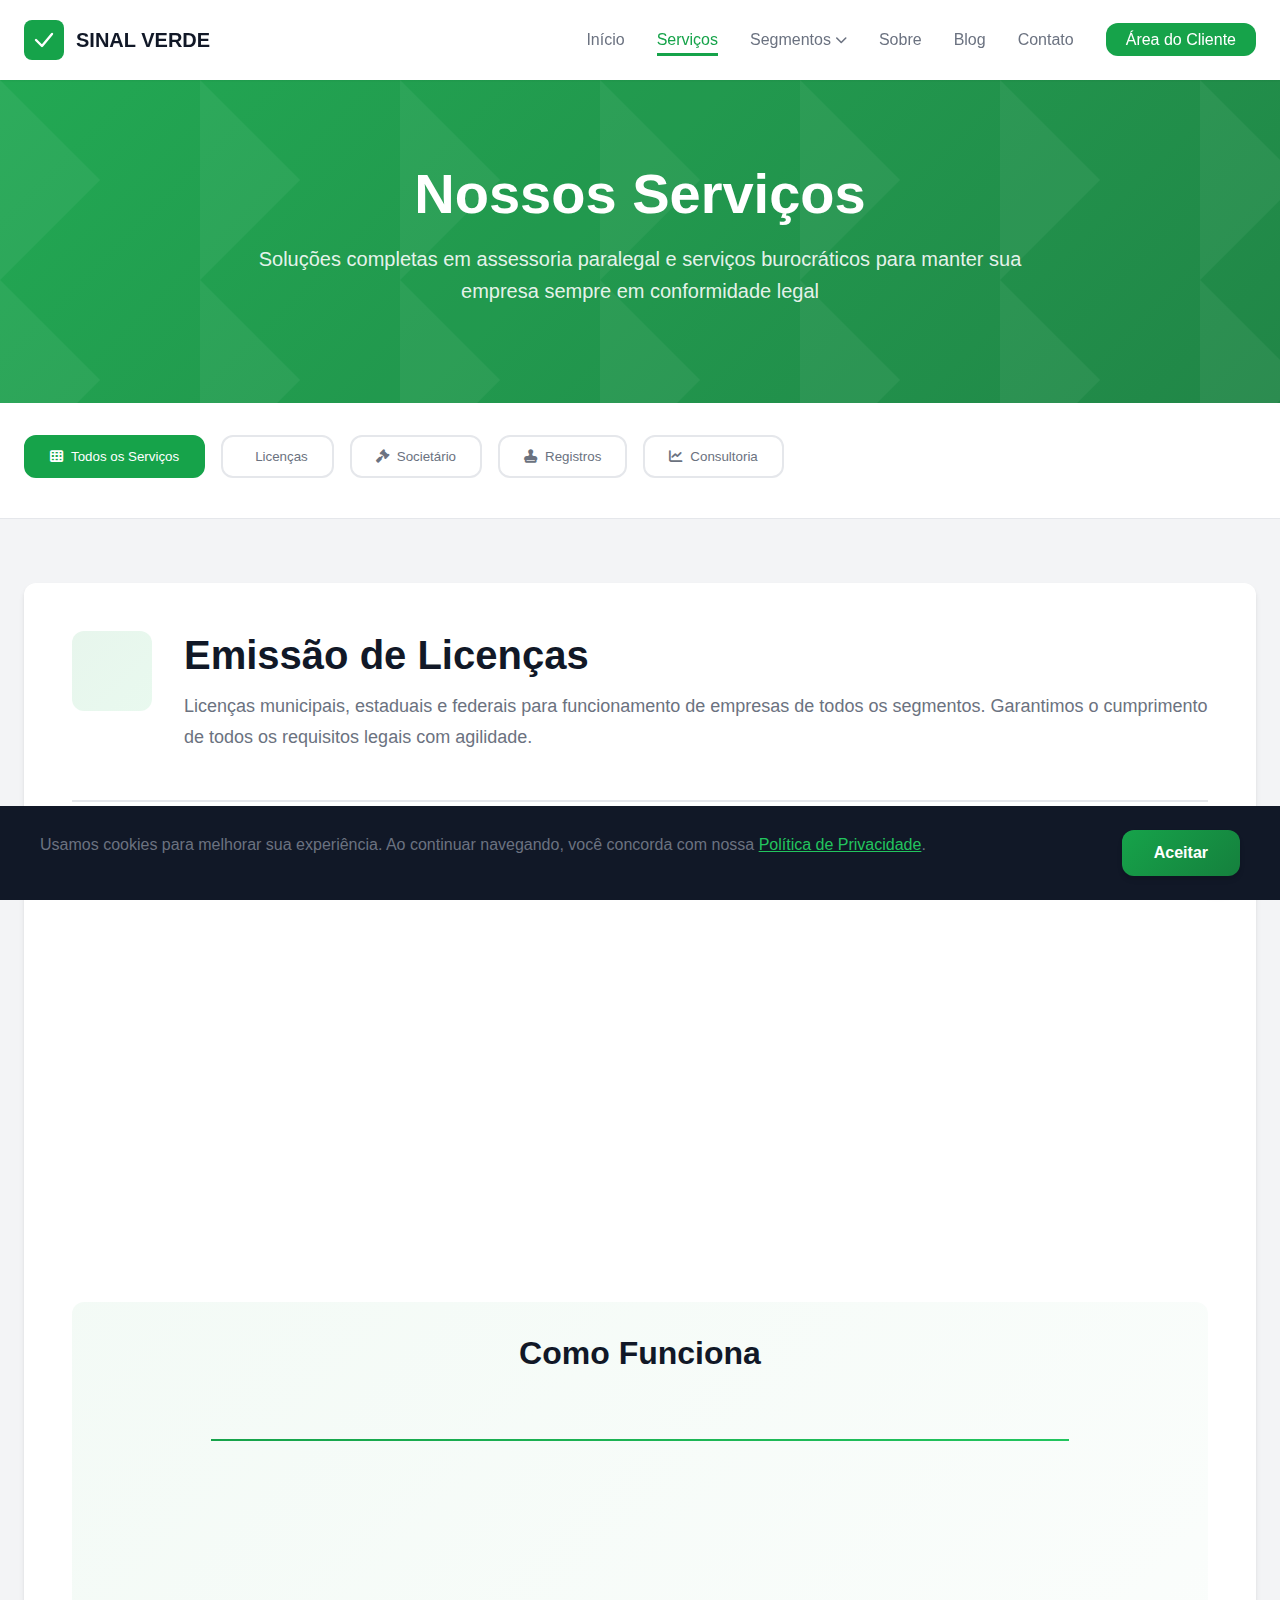
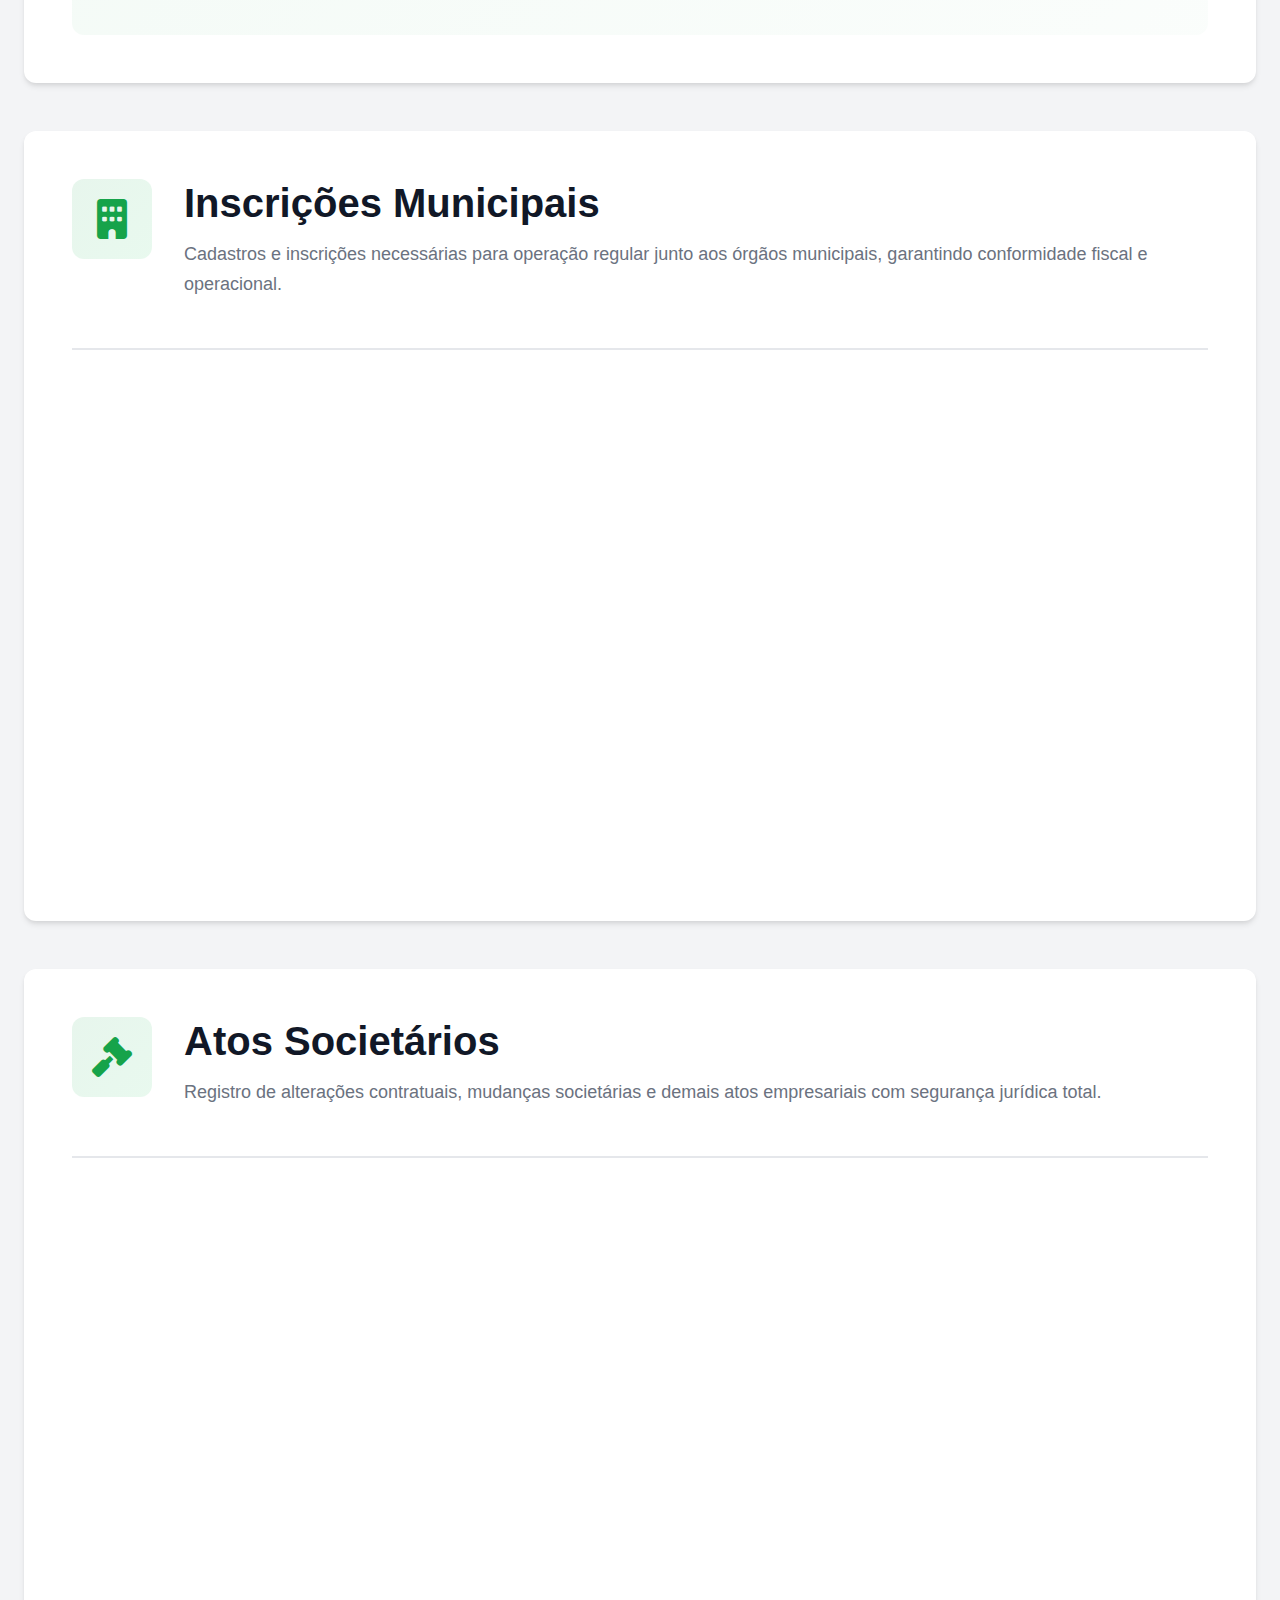
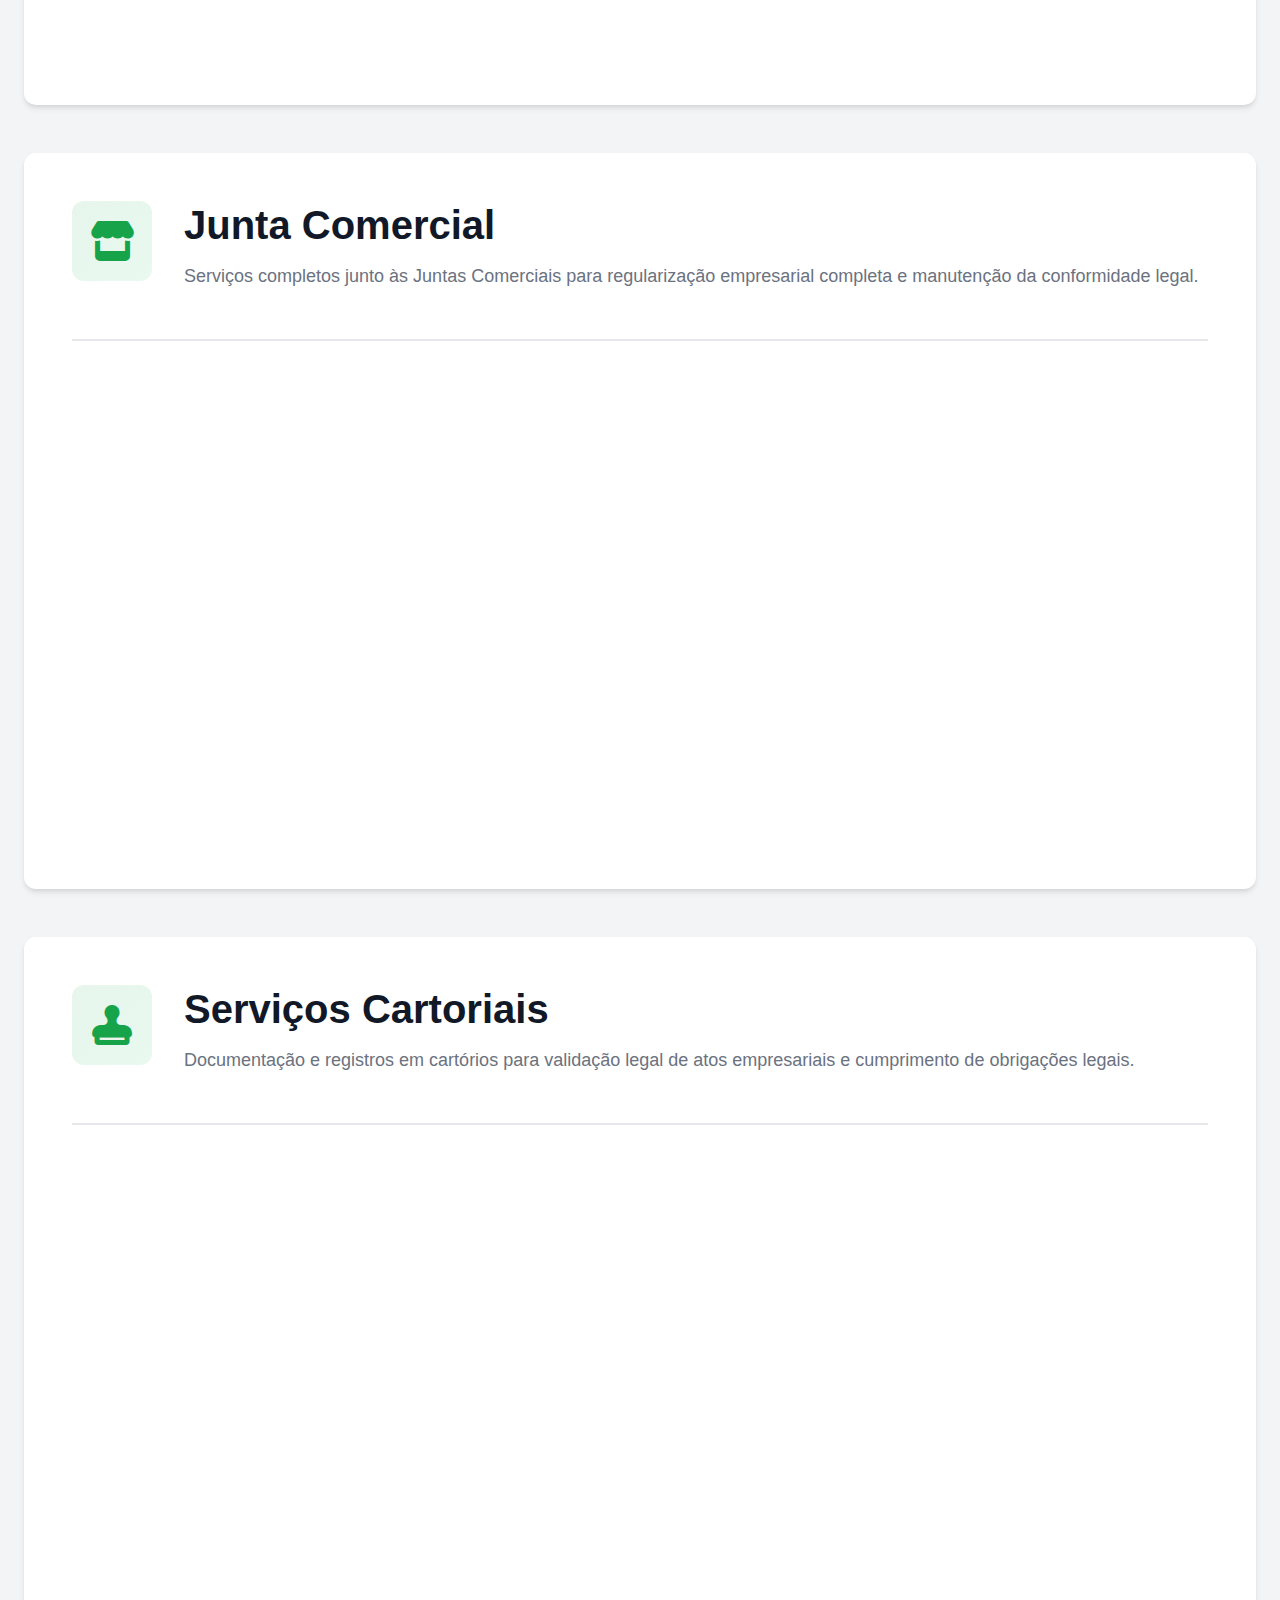
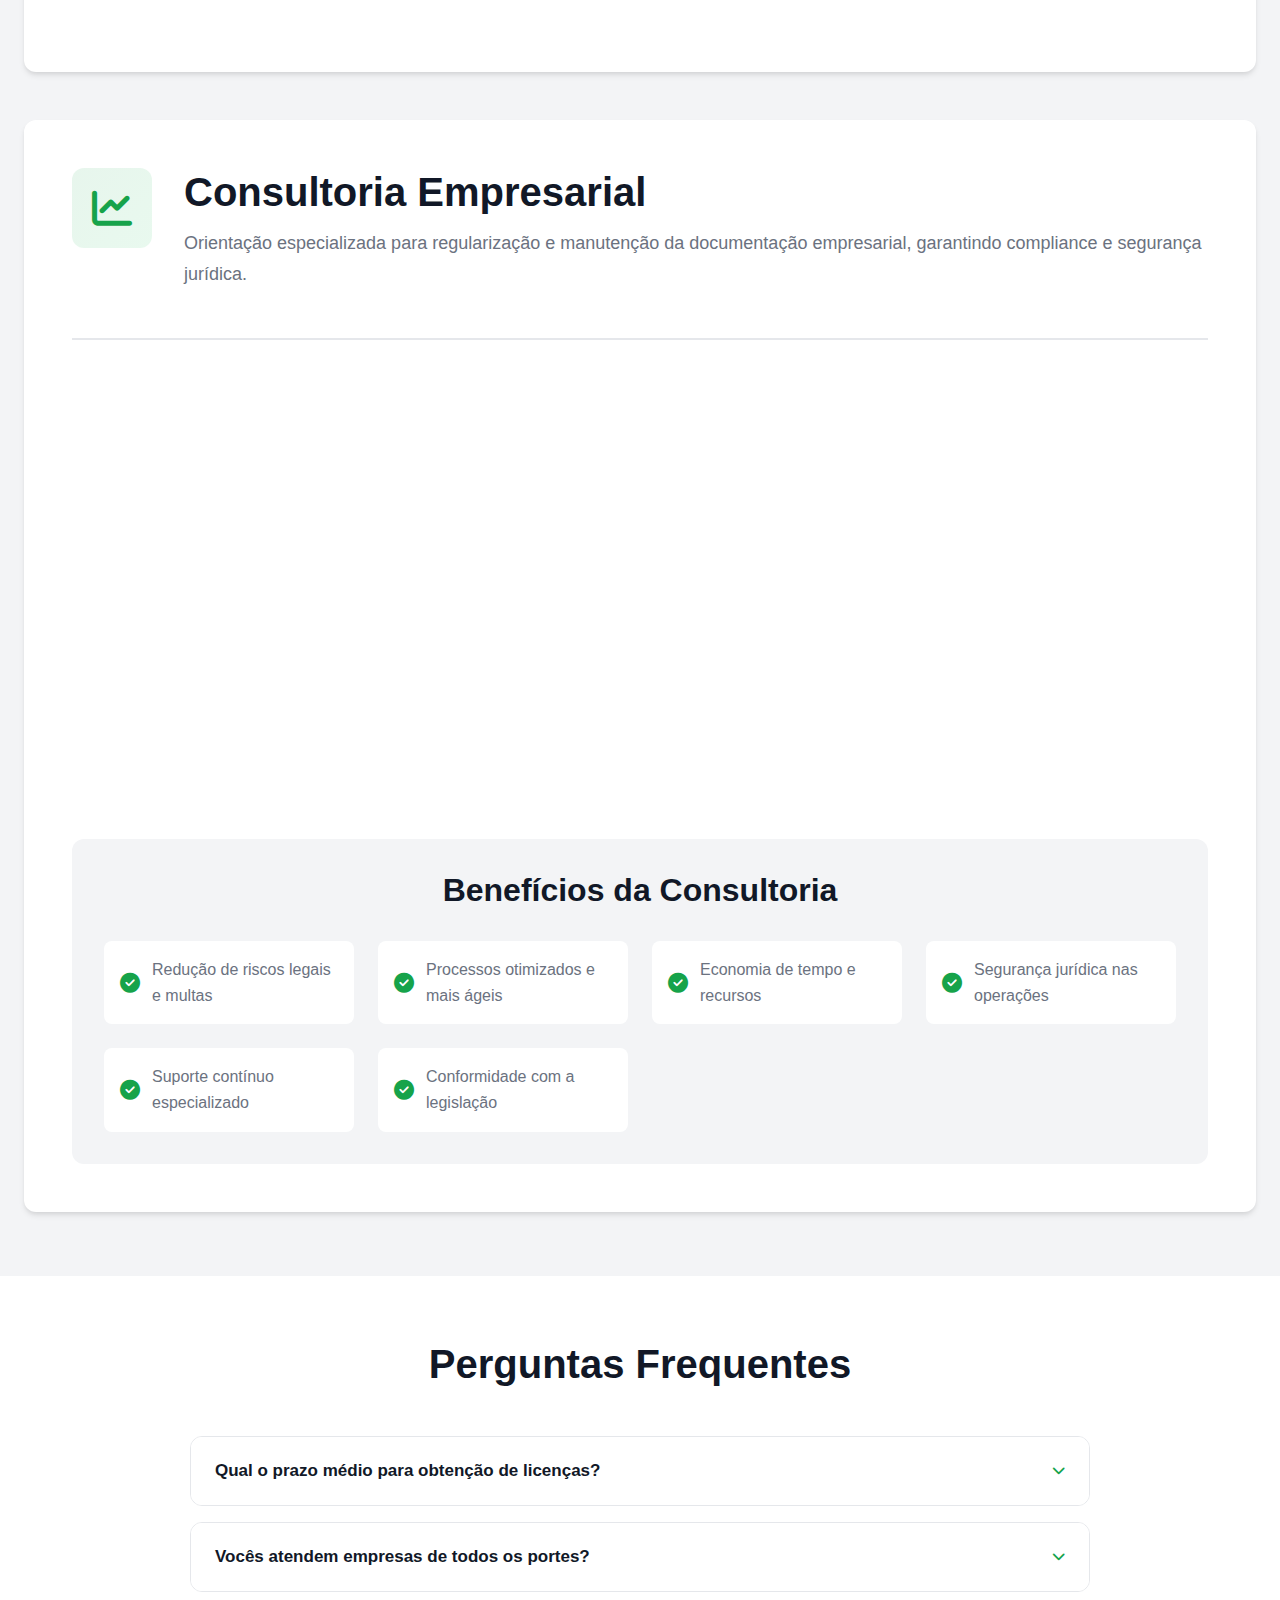
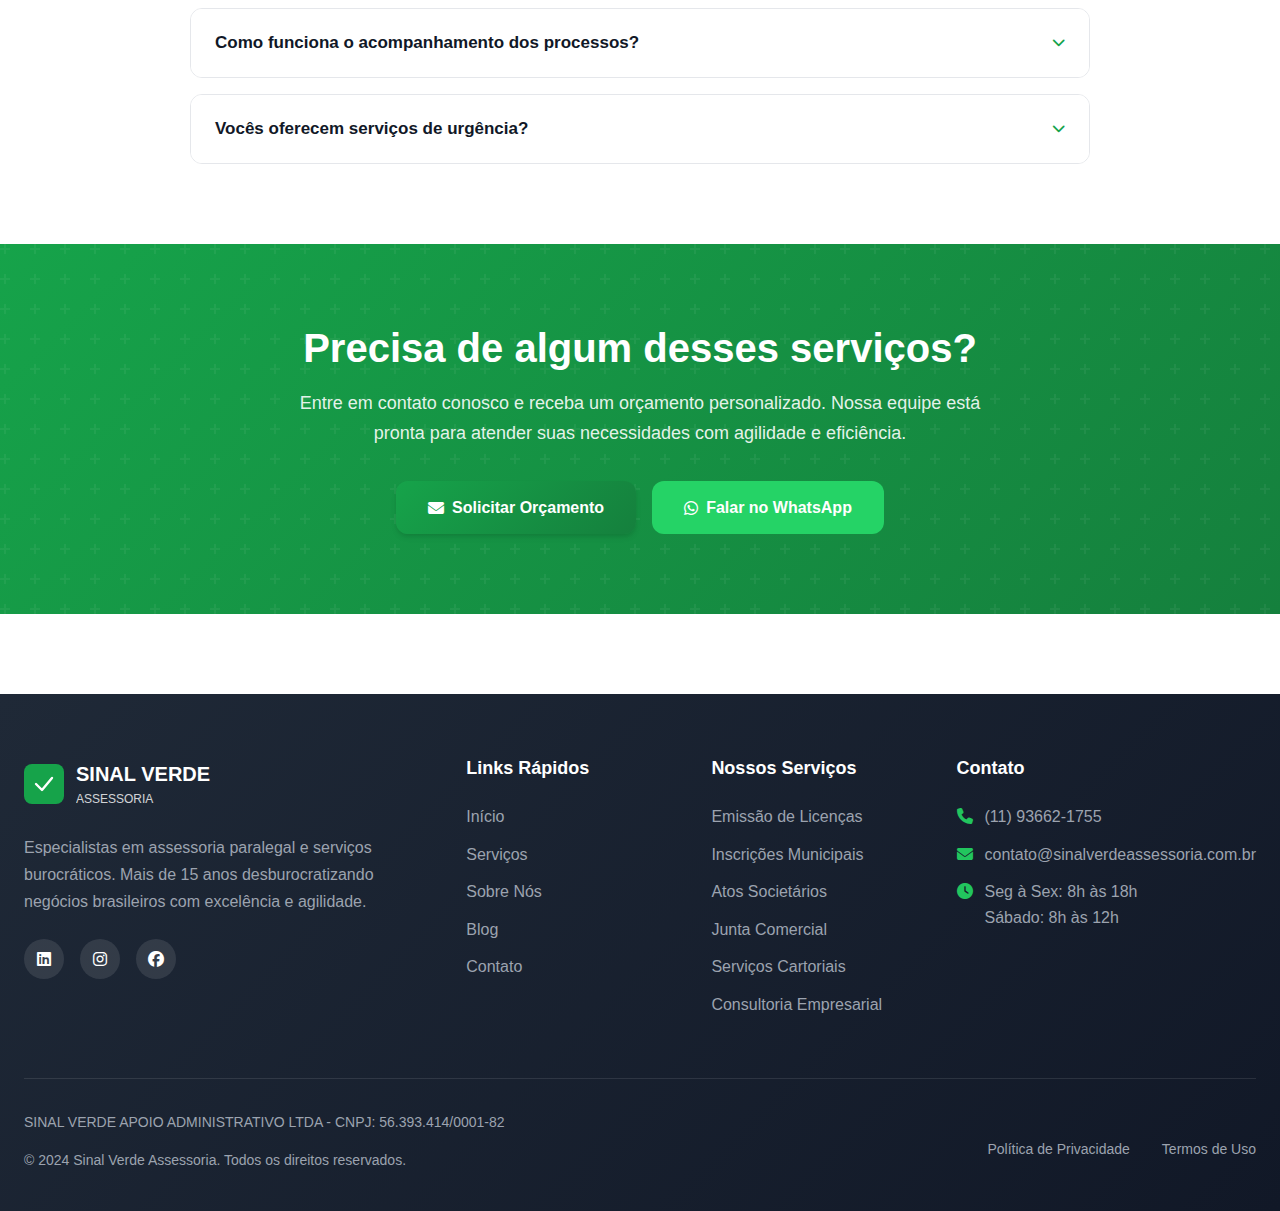
<file: servicos.html>
<!DOCTYPE html>
<html lang="pt-BR">
<head>
    <meta charset="UTF-8">
    <meta name="viewport" content="width=device-width, initial-scale=1.0">
    <title>Serviços Paralegais para Empresas | Sinal Verde - Regularização e Certidões</title>
    <meta name="description" content="Conheça nossa assessoria em paralegal: abertura de empresas, certidões, regularizações e mais. Atendimento nacional para empresas e construtoras.">
    <meta name="keywords" content="serviços paralegais, regularização empresarial, certidões, licenças, junta comercial, consultoria empresarial">
    
    <!-- Favicon -->
    <link rel="icon" type="image/svg+xml" href="data:image/svg+xml,%3Csvg xmlns='http://www.w3.org/2000/svg' viewBox='0 0 100 100'%3E%3Crect width='100' height='100' rx='20' fill='%2316a34a'/%3E%3Cpath d='M30 50 L45 65 L70 35' stroke='white' stroke-width='6' fill='none' stroke-linecap='round' stroke-linejoin='round'/%3E%3C/svg%3E">
    
    <!-- CSS -->
    <link rel="stylesheet" href="css/global.css">
    <link rel="stylesheet" href="css/servicos.css">
    
    <!-- Font Awesome -->
    <link rel="stylesheet" href="https://cdnjs.cloudflare.com/ajax/libs/font-awesome/6.4.0/css/all.min.css">
</head>
<body>
    <!-- Header -->
    <header class="main-header">
        <div class="container">
            <nav class="navbar">
                <div class="logo">
                    <svg width="40" height="40" viewBox="0 0 100 100">
                        <rect width="100" height="100" rx="20" fill="#16a34a"/>
                        <path d="M30 50 L45 65 L70 35" stroke="white" stroke-width="6" fill="none" stroke-linecap="round" stroke-linejoin="round"/>
                    </svg>
                    <span>SINAL VERDE</span>
                    
                </div>
                
                <button class="mobile-menu-toggle" aria-label="Menu">
                    <span></span>
                    <span></span>
                    <span></span>
                </button>
                
                <ul class="nav-menu">
                    <li><a href="index.html">Início</a></li>
                    <li><a href="servicos.html" class="active">Serviços</a></li>
                    <li class="dropdown">
                        <a href="#" class="dropdown-toggle">Segmentos <i class="fas fa-chevron-down"></i></a>
                        <ul class="dropdown-menu">
                            <li>
                                <a href="segmentos/grupos-economicos.html">
                                    <i class="fas fa-building"></i>
                                    <div>
                                        <strong>Grupos Econômicos</strong>
                                        <small>Soluções para grandes corporações</small>
                                    </div>
                                </a>
                            </li>
                            <li>
                                <a href="segmentos/escritorios-advocacia.html">
                                    <i class="fas fa-balance-scale"></i>
                                    <div>
                                        <strong>Escritórios de Advocacia</strong>
                                        <small>Apoio paralegal especializado</small>
                                    </div>
                                </a>
                            </li>
                            <li>
                                <a href="segmentos/incorporadoras.html">
                                    <i class="fas fa-city"></i>
                                    <div>
                                        <strong>Incorporadoras Imobiliárias</strong>
                                        <small>Regularização e licenciamento</small>
                                    </div>
                                </a>
                            </li>
                            <li>
                                <a href="segmentos/empresas.html">
                                    <i class="fas fa-briefcase"></i>
                                    <div>
                                        <strong>Empresas em Geral</strong>
                                        <small>Serviços para todos os portes</small>
                                    </div>
                                </a>
                            </li>
                        </ul>
                    </li>
                    <li><a href="sobre.html">Sobre</a></li>
                    <li><a href="blog.html">Blog</a></li>
                    <li><a href="contato.html">Contato</a></li>
                    <li><a href="area-cliente.html" class="btn-area-cliente">Área do Cliente</a></li>
                </ul>
            </nav>
        </div>
    </header>

    <!-- Services Hero -->
    <section class="services-hero">
        <div class="container">
            <div class="hero-content">
                <h1>Nossos Serviços</h1>
                <p>Soluções completas em assessoria paralegal e serviços burocráticos para manter sua empresa sempre em conformidade legal</p>
            </div>
        </div>
    </section>

    <!-- Services Categories -->
    <section class="services-categories">
        <div class="container">
            <div class="categories-nav">
                <button class="category-btn active" data-category="all">
                    <i class="fas fa-th"></i> Todos os Serviços
                </button>
                <button class="category-btn" data-category="licencas">
                    <i class="fas fa-file-certificate"></i> Licenças
                </button>
                <button class="category-btn" data-category="societario">
                    <i class="fas fa-gavel"></i> Societário
                </button>
                <button class="category-btn" data-category="registros">
                    <i class="fas fa-stamp"></i> Registros
                </button>
                <button class="category-btn" data-category="consultoria">
                    <i class="fas fa-chart-line"></i> Consultoria
                </button>
            </div>
        </div>
    </section>

    <!-- Services Detail -->
    <section class="services-detail">
        <div class="container">
            <!-- Emissão de Licenças -->
            <div class="service-block" id="licencas" data-category="licencas">
                <div class="service-header">
                    <div class="service-icon-large">
                        <i class="fas fa-file-certificate"></i>
                    </div>
                    <div class="service-intro">
                        <h2>Emissão de Licenças</h2>
                        <p>Licenças municipais, estaduais e federais para funcionamento de empresas de todos os segmentos. Garantimos o cumprimento de todos os requisitos legais com agilidade.</p>
                    </div>
                </div>
                
                <div class="service-features">
                    <div class="feature-card">
                        <i class="fas fa-store"></i>
                        <h3>Licença de Funcionamento</h3>
                        <p>Obtenção e renovação de alvarás municipais para operação regular do seu negócio.</p>
                    </div>
                    <div class="feature-card">
                        <i class="fas fa-hard-hat"></i>
                        <h3>Alvará de Construção</h3>
                        <p>Documentação completa para obras e reformas, incluindo aprovação de projetos.</p>
                    </div>
                    <div class="feature-card">
                        <i class="fas fa-leaf"></i>
                        <h3>Licenças Ambientais</h3>
                        <p>LP, LI e LO junto aos órgãos ambientais competentes para sua atividade.</p>
                    </div>
                    <div class="feature-card">
                        <i class="fas fa-fire-extinguisher"></i>
                        <h3>AVCB - Corpo de Bombeiros</h3>
                        <p>Auto de Vistoria completo, incluindo projeto e adequações necessárias.</p>
                    </div>
                </div>
                
                <div class="service-process">
                    <h3>Como Funciona</h3>
                    <div class="process-timeline">
                        <div class="process-step">
                            <span class="step-number">1</span>
                            <h4>Análise Inicial</h4>
                            <p>Avaliamos sua necessidade e identificamos todas as licenças aplicáveis</p>
                        </div>
                        <div class="process-step">
                            <span class="step-number">2</span>
                            <h4>Documentação</h4>
                            <p>Preparamos e organizamos toda a documentação necessária</p>
                        </div>
                        <div class="process-step">
                            <span class="step-number">3</span>
                            <h4>Protocolo</h4>
                            <p>Protocolamos junto aos órgãos competentes e acompanhamos o processo</p>
                        </div>
                        <div class="process-step">
                            <span class="step-number">4</span>
                            <h4>Entrega</h4>
                            <p>Licença aprovada e entregue, com orientações de manutenção</p>
                        </div>
                    </div>
                </div>
            </div>

            <!-- Inscrições Municipais -->
            <div class="service-block" id="inscricoes" data-category="registros">
                <div class="service-header">
                    <div class="service-icon-large">
                        <i class="fas fa-building"></i>
                    </div>
                    <div class="service-intro">
                        <h2>Inscrições Municipais</h2>
                        <p>Cadastros e inscrições necessárias para operação regular junto aos órgãos municipais, garantindo conformidade fiscal e operacional.</p>
                    </div>
                </div>
                
                <div class="service-features">
                    <div class="feature-card">
                        <i class="fas fa-id-card"></i>
                        <h3>Inscrição Municipal</h3>
                        <p>Cadastro da empresa na prefeitura para emissão de notas fiscais e recolhimento de ISS.</p>
                    </div>
                    <div class="feature-card">
                        <i class="fas fa-file-invoice"></i>
                        <h3>IPTU Empresarial</h3>
                        <p>Regularização e acompanhamento do IPTU de imóveis comerciais.</p>
                    </div>
                    <div class="feature-card">
                        <i class="fas fa-receipt"></i>
                        <h3>ISS - Cadastro</h3>
                        <p>Inscrição e regularização para recolhimento do Imposto Sobre Serviços.</p>
                    </div>
                    <div class="feature-card">
                        <i class="fas fa-clipboard-list"></i>
                        <h3>Cadastros Específicos</h3>
                        <p>Cadastros especiais conforme atividade: vigilância sanitária, meio ambiente, etc.</p>
                    </div>
                </div>
            </div>

            <!-- Atos Societários -->
            <div class="service-block" id="atos" data-category="societario">
                <div class="service-header">
                    <div class="service-icon-large">
                        <i class="fas fa-gavel"></i>
                    </div>
                    <div class="service-intro">
                        <h2>Atos Societários</h2>
                        <p>Registro de alterações contratuais, mudanças societárias e demais atos empresariais com segurança jurídica total.</p>
                    </div>
                </div>
                
                <div class="service-features">
                    <div class="feature-card">
                        <i class="fas fa-file-signature"></i>
                        <h3>Alteração Contratual</h3>
                        <p>Modificações no contrato social: endereço, atividades, administração.</p>
                    </div>
                    <div class="feature-card">
                        <i class="fas fa-users"></i>
                        <h3>Mudança de Sócios</h3>
                        <p>Entrada, saída e cessão de quotas com toda documentação necessária.</p>
                    </div>
                    <div class="feature-card">
                        <i class="fas fa-coins"></i>
                        <h3>Aumento de Capital</h3>
                        <p>Formalização de aumentos de capital social e integralização.</p>
                    </div>
                    <div class="feature-card">
                        <i class="fas fa-times-circle"></i>
                        <h3>Dissolução</h3>
                        <p>Encerramento regular de empresas com baixa em todos os órgãos.</p>
                    </div>
                </div>
            </div>

            <!-- Junta Comercial -->
            <div class="service-block" id="junta" data-category="registros">
                <div class="service-header">
                    <div class="service-icon-large">
                        <i class="fas fa-store"></i>
                    </div>
                    <div class="service-intro">
                        <h2>Junta Comercial</h2>
                        <p>Serviços completos junto às Juntas Comerciais para regularização empresarial completa e manutenção da conformidade legal.</p>
                    </div>
                </div>
                
                <div class="service-features">
                    <div class="feature-card">
                        <i class="fas fa-plus-circle"></i>
                        <h3>Registro de Empresa</h3>
                        <p>Constituição de empresas de todos os tipos societários.</p>
                    </div>
                    <div class="feature-card">
                        <i class="fas fa-code-branch"></i>
                        <h3>Abertura de Filiais</h3>
                        <p>Registro de filiais, sucursais e estabelecimentos secundários.</p>
                    </div>
                    <div class="feature-card">
                        <i class="fas fa-file-alt"></i>
                        <h3>Certidões</h3>
                        <p>Emissão de certidões simplificadas, específicas e de inteiro teor.</p>
                    </div>
                    <div class="feature-card">
                        <i class="fas fa-archive"></i>
                        <h3>Arquivamentos</h3>
                        <p>Protocolo de atas, balanços e demais documentos obrigatórios.</p>
                    </div>
                </div>
            </div>

            <!-- Serviços Cartoriais -->
            <div class="service-block" id="cartoriais" data-category="registros">
                <div class="service-header">
                    <div class="service-icon-large">
                        <i class="fas fa-stamp"></i>
                    </div>
                    <div class="service-intro">
                        <h2>Serviços Cartoriais</h2>
                        <p>Documentação e registros em cartórios para validação legal de atos empresariais e cumprimento de obrigações legais.</p>
                    </div>
                </div>
                
                <div class="service-features">
                    <div class="feature-card">
                        <i class="fas fa-signature"></i>
                        <h3>Reconhecimento de Firmas</h3>
                        <p>Autenticação de assinaturas em documentos empresariais.</p>
                    </div>
                    <div class="feature-card">
                        <i class="fas fa-copy"></i>
                        <h3>Autenticação</h3>
                        <p>Cópias autenticadas de documentos para processos administrativos.</p>
                    </div>
                    <div class="feature-card">
                        <i class="fas fa-book"></i>
                        <h3>Registro de Livros</h3>
                        <p>Abertura e encerramento de livros societários e fiscais.</p>
                    </div>
                    <div class="feature-card">
                        <i class="fas fa-scroll"></i>
                        <h3>Procurações</h3>
                        <p>Elaboração e registro de procurações públicas empresariais.</p>
                    </div>
                </div>
            </div>

            <!-- Consultoria Empresarial -->
            <div class="service-block" id="consultoria" data-category="consultoria">
                <div class="service-header">
                    <div class="service-icon-large">
                        <i class="fas fa-chart-line"></i>
                    </div>
                    <div class="service-intro">
                        <h2>Consultoria Empresarial</h2>
                        <p>Orientação especializada para regularização e manutenção da documentação empresarial, garantindo compliance e segurança jurídica.</p>
                    </div>
                </div>
                
                <div class="service-features">
                    <div class="feature-card">
                        <i class="fas fa-search"></i>
                        <h3>Análise Documental</h3>
                        <p>Diagnóstico completo da situação legal e documental da empresa.</p>
                    </div>
                    <div class="feature-card">
                        <i class="fas fa-project-diagram"></i>
                        <h3>Planejamento</h3>
                        <p>Estratégias para regularização e otimização de processos.</p>
                    </div>
                    <div class="feature-card">
                        <i class="fas fa-shield-alt"></i>
                        <h3>Compliance</h3>
                        <p>Implementação de políticas de conformidade legal e regulatória.</p>
                    </div>
                    <div class="feature-card">
                        <i class="fas fa-graduation-cap"></i>
                        <h3>Treinamento</h3>
                        <p>Capacitação da equipe em processos e obrigações legais.</p>
                    </div>
                </div>
                
                <div class="consultancy-benefits">
                    <h3>Benefícios da Consultoria</h3>
                    <div class="benefits-grid">
                        <div class="benefit-item">
                            <i class="fas fa-check-circle"></i>
                            <span>Redução de riscos legais e multas</span>
                        </div>
                        <div class="benefit-item">
                            <i class="fas fa-check-circle"></i>
                            <span>Processos otimizados e mais ágeis</span>
                        </div>
                        <div class="benefit-item">
                            <i class="fas fa-check-circle"></i>
                            <span>Economia de tempo e recursos</span>
                        </div>
                        <div class="benefit-item">
                            <i class="fas fa-check-circle"></i>
                            <span>Segurança jurídica nas operações</span>
                        </div>
                        <div class="benefit-item">
                            <i class="fas fa-check-circle"></i>
                            <span>Suporte contínuo especializado</span>
                        </div>
                        <div class="benefit-item">
                            <i class="fas fa-check-circle"></i>
                            <span>Conformidade com a legislação</span>
                        </div>
                    </div>
                </div>
            </div>
        </div>
    </section>

    <!-- FAQ Section -->
    <section class="faq-section">
        <div class="container">
            <h2>Perguntas Frequentes</h2>
            <div class="faq-grid">
                <div class="faq-item">
                    <button class="faq-question">
                        <span>Qual o prazo médio para obtenção de licenças?</span>
                        <i class="fas fa-chevron-down"></i>
                    </button>
                    <div class="faq-answer">
                        <p>O prazo varia conforme o tipo de licença e órgão responsável. Em média, licenças municipais levam de 15 a 30 dias, enquanto licenças ambientais podem levar de 60 a 120 dias. Nossa equipe trabalha para acelerar ao máximo esses prazos.</p>
                    </div>
                </div>
                
                <div class="faq-item">
                    <button class="faq-question">
                        <span>Vocês atendem empresas de todos os portes?</span>
                        <i class="fas fa-chevron-down"></i>
                    </button>
                    <div class="faq-answer">
                        <p>Sim! Atendemos desde MEIs até grandes grupos econômicos. Nossa especialização nos permite oferecer soluções escaláveis e personalizadas para cada perfil de cliente.</p>
                    </div>
                </div>
                
                <div class="faq-item">
                    <button class="faq-question">
                        <span>Como funciona o acompanhamento dos processos?</span>
                        <i class="fas fa-chevron-down"></i>
                    </button>
                    <div class="faq-answer">
                        <p>Você terá acesso à nossa área do cliente, onde poderá acompanhar em tempo real o status de todos os seus processos. Além disso, enviamos atualizações por e-mail e WhatsApp sempre que houver movimentação.</p>
                    </div>
                </div>
                
                <div class="faq-item">
                    <button class="faq-question">
                        <span>Vocês oferecem serviços de urgência?</span>
                        <i class="fas fa-chevron-down"></i>
                    </button>
                    <div class="faq-answer">
                        <p>Sim! Temos um serviço express para demandas urgentes, com priorização e acompanhamento dedicado. Entre em contato para verificar a disponibilidade para seu caso específico.</p>
                    </div>
                </div>
            </div>
        </div>
    </section>

    <!-- CTA Section -->
    <section class="services-cta">
        <div class="container">
            <div class="cta-content">
                <h2>Precisa de algum desses serviços?</h2>
                <p>Entre em contato conosco e receba um orçamento personalizado. Nossa equipe está pronta para atender suas necessidades com agilidade e eficiência.</p>
                <div class="cta-buttons">
                    <a href="contato.html" class="btn btn-primary">
                        <i class="fas fa-envelope"></i> Solicitar Orçamento
                    </a>
                    <a href="https://wa.me/5511936621755" target="_blank" class="btn btn-whatsapp">
                        <i class="fab fa-whatsapp"></i> Falar no WhatsApp
                    </a>
                </div>
            </div>
        </div>
    </section>

    <!-- Footer -->
    <footer class="main-footer">
        <div class="container">
            <div class="footer-content">
                <div class="footer-section">
                    <div class="footer-logo">
                        <svg width="40" height="40" viewBox="0 0 100 100">
                            <rect width="100" height="100" rx="20" fill="#16a34a"/>
                            <path d="M30 50 L45 65 L70 35" stroke="white" stroke-width="6" fill="none" stroke-linecap="round" stroke-linejoin="round"/>
                        </svg>
                        <div>
                            <span>SINAL VERDE</span>
                            <small>ASSESSORIA</small>
                        </div>
                    </div>
                    <p>Especialistas em assessoria paralegal e serviços burocráticos. Mais de 15 anos desburocratizando negócios brasileiros com excelência e agilidade.</p>
                    <div class="social-links">
                        <a href="#" aria-label="LinkedIn"><i class="fab fa-linkedin"></i></a>
                        <a href="#" aria-label="Instagram"><i class="fab fa-instagram"></i></a>
                        <a href="#" aria-label="Facebook"><i class="fab fa-facebook"></i></a>
                    </div>
                </div>
                
                <div class="footer-section">
                    <h4>Links Rápidos</h4>
                    <ul>
                        <li><a href="index.html">Início</a></li>
                        <li><a href="servicos.html">Serviços</a></li>
                        <li><a href="sobre.html">Sobre Nós</a></li>
                        <li><a href="blog.html">Blog</a></li>
                        <li><a href="contato.html">Contato</a></li>
                    </ul>
                </div>
                
                <div class="footer-section">
                    <h4>Nossos Serviços</h4>
                    <ul>
                        <li><a href="#licencas">Emissão de Licenças</a></li>
                        <li><a href="#inscricoes">Inscrições Municipais</a></li>
                        <li><a href="#atos">Atos Societários</a></li>
                        <li><a href="#junta">Junta Comercial</a></li>
                        <li><a href="#cartoriais">Serviços Cartoriais</a></li>
                        <li><a href="#consultoria">Consultoria Empresarial</a></li>
                    </ul>
                </div>
                
                <div class="footer-section">
                    <h4>Contato</h4>
                    <ul class="contact-info">
                        <li><i class="fas fa-phone"></i> (11) 93662-1755</li>
                        <li><i class="fas fa-envelope"></i> contato@sinalverdeassessoria.com.br</li>
                        <li><i class="fas fa-clock"></i> Seg à Sex: 8h às 18h<br>Sábado: 8h às 12h</li>
                    </ul>
                </div>
            </div>
            
            <div class="footer-bottom">
                <div class="footer-legal">
                    <p>SINAL VERDE APOIO ADMINISTRATIVO LTDA - CNPJ: 56.393.414/0001-82</p>
                    <p>&copy; 2024 Sinal Verde Assessoria. Todos os direitos reservados.</p>
                </div>
                <div class="footer-links">
                    <a href="politica-privacidade.html">Política de Privacidade</a>
                    <a href="termos-uso.html">Termos de Uso</a>
                </div>
            </div>
        </div>
    </footer>

    <!-- WhatsApp Button -->
    <a href="https://wa.me/5511936621755" target="_blank" class="whatsapp-float" aria-label="WhatsApp">
        <i class="fab fa-whatsapp"></i>
    </a>

    <!-- Scripts -->
    <script src="js/main.js"></script>
    <script src="js/ui.js"></script>
    <script src="js/servicos.js"></script>
</body>
</html>
</file>
<file: css/home.css>
/* =========================
   HERO SECTION
   ========================= */
.hero {
    position: relative;
    min-height: 90vh;
    display: flex;
    align-items: center;
    padding: 4rem 0;
    overflow: hidden;
}

.hero-background {
    position: absolute;
    top: 0;
    left: 0;
    right: 0;
    bottom: 0;
    z-index: -1;
}

.hero-pattern {
    position: absolute;
    width: 100%;
    height: 100%;
    background-image: 
        radial-gradient(circle at 20% 50%, rgba(22, 163, 74, 0.1) 0%, transparent 50%),
        radial-gradient(circle at 80% 80%, rgba(22, 163, 74, 0.05) 0%, transparent 50%),
        radial-gradient(circle at 40% 20%, rgba(22, 163, 74, 0.08) 0%, transparent 50%);
}

.hero-content {
    max-width: 900px;
    animation: fadeIn 1s ease-out;
}

.hero-title {
    margin-bottom: 1.5rem;
    font-weight: 800;
    background: linear-gradient(135deg, var(--text-primary) 0%, var(--primary) 100%);
    -webkit-background-clip: text;
    -webkit-text-fill-color: transparent;
    background-clip: text;
}

.hero-title .highlight {
    color: var(--primary);
    -webkit-text-fill-color: var(--primary);
}

.hero-subtitle {
    font-size: 1.25rem;
    color: var(--text-secondary);
    margin-bottom: 2.5rem;
    max-width: 700px;
    line-height: 1.8;
}

.hero-actions {
    display: flex;
    gap: 1rem;
    flex-wrap: wrap;
    margin-bottom: 4rem;
}

.hero-stats {
    display: grid;
    grid-template-columns: repeat(auto-fit, minmax(150px, 1fr));
    gap: 2rem;
    padding: 2rem;
    background: var(--white);
    border-radius: var(--radius);
    box-shadow: var(--shadow-lg);
    border: 1px solid var(--border);
}

.stat {
    text-align: center;
}

.stat-number {
    font-size: 2.5rem;
    font-weight: 800;
    color: var(--primary);
    display: block;
}

.stat-label {
    font-size: 0.875rem;
    color: var(--text-secondary);
    text-transform: uppercase;
    letter-spacing: 0.05em;
}

/* =========================
   SERVICES OVERVIEW
   ========================= */
.services-overview {
    padding: 5rem 0;
    background: linear-gradient(180deg, var(--secondary) 0%, var(--white) 100%);
}

.section-header {
    text-align: center;
    margin-bottom: 4rem;
}

.section-header h2 {
    margin-bottom: 1rem;
    color: var(--text-primary);
}

.section-header p {
    font-size: 1.125rem;
    color: var(--text-secondary);
}

.services-grid {
    display: grid;
    grid-template-columns: repeat(auto-fit, minmax(350px, 1fr));
    gap: 2rem;
}

.service-card {
    background: var(--white);
    padding: 2rem;
    border-radius: var(--radius);
    box-shadow: var(--shadow-md);
    transition: var(--transition);
    position: relative;
    overflow: hidden;
}

.service-card::before {
    content: '';
    position: absolute;
    top: 0;
    left: 0;
    right: 0;
    height: 4px;
    background: linear-gradient(90deg, var(--primary), var(--primary-light));
    transform: scaleX(0);
    transform-origin: left;
    transition: var(--transition);
}

.service-card:hover {
    transform: translateY(-5px);
    box-shadow: var(--shadow-xl);
}

.service-card:hover::before {
    transform: scaleX(1);
}

.service-icon {
    width: 60px;
    height: 60px;
    background: linear-gradient(135deg, rgba(22, 163, 74, 0.1), rgba(34, 197, 94, 0.1));
    border-radius: var(--radius);
    display: flex;
    align-items: center;
    justify-content: center;
    font-size: 1.5rem;
    color: var(--primary);
    margin-bottom: 1.5rem;
}

.service-card h3 {
    font-size: 1.25rem;
    margin-bottom: 1rem;
    color: var(--text-primary);
}

.service-card p {
    color: var(--text-secondary);
    line-height: 1.6;
    margin-bottom: 1.5rem;
}

.service-link {
    color: var(--primary);
    font-weight: 600;
    display: inline-flex;
    align-items: center;
    gap: 0.5rem;
    transition: var(--transition);
}

.service-link:hover {
    gap: 0.75rem;
}

/* =========================
   WHY CHOOSE SECTION
   ========================= */
.why-choose {
    padding: 5rem 0;
    background: var(--white);
}

.why-content {
    display: grid;
    grid-template-columns: 1fr 1fr;
    gap: 4rem;
    align-items: center;
}

.why-text h2 {
    margin-bottom: 2rem;
}

.benefits {
    display: flex;
    flex-direction: column;
    gap: 2rem;
}

.benefit {
    display: flex;
    gap: 1.5rem;
    padding: 1.5rem;
    background: var(--secondary);
    border-radius: var(--radius);
    transition: var(--transition);
}

.benefit:hover {
    background: var(--white);
    box-shadow: var(--shadow-lg);
    transform: translateX(10px);
}

.benefit i {
    font-size: 1.5rem;
    color: var(--primary);
    flex-shrink: 0;
}

.benefit h4 {
    font-size: 1.125rem;
    margin-bottom: 0.5rem;
}

.benefit p {
    font-size: 0.9375rem;
    margin: 0;
}

.why-image {
    position: relative;
    height: 500px;
}

.image-container {
    width: 100%;
    height: 100%;
    background: linear-gradient(135deg, var(--primary), var(--primary-dark));
    border-radius: var(--radius);
    position: relative;
    overflow: hidden;
}

.image-container::before {
    content: '';
    position: absolute;
    top: 50%;
    left: 50%;
    width: 80%;
    height: 80%;
    background: url("data:image/svg+xml,%3Csvg width='100' height='100' viewBox='0 0 100 100' xmlns='http://www.w3.org/2000/svg'%3E%3Cg fill='%23ffffff' fill-opacity='0.05'%3E%3Ccircle cx='50' cy='50' r='40'/%3E%3C/g%3E%3C/svg%3E");
    background-size: 100px 100px;
    transform: translate(-50%, -50%);
}

.floating-card {
    position: absolute;
    background: var(--white);
    padding: 1rem 1.5rem;
    border-radius: var(--radius);
    box-shadow: var(--shadow-xl);
    display: flex;
    align-items: center;
    gap: 0.75rem;
    animation: float 3s ease-in-out infinite;
}

.floating-card i {
    font-size: 1.25rem;
    color: var(--primary);
}

.floating-card span {
    font-weight: 600;
    color: var(--text-primary);
}

.card-1 {
    top: 10%;
    left: -10%;
    animation-delay: 0s;
}

.card-2 {
    bottom: 20%;
    right: -10%;
    animation-delay: 1s;
}

.card-3 {
    top: 50%;
    right: 10%;
    animation-delay: 2s;
}

@keyframes float {
    0%, 100% {
        transform: translateY(0);
    }
    50% {
        transform: translateY(-20px);
    }
}

/* =========================
   CTA SECTION
   ========================= */
.cta-section {
    padding: 5rem 0;
    background: linear-gradient(135deg, var(--primary), var(--primary-dark));
    position: relative;
    overflow: hidden;
}

.cta-section::before {
    content: '';
    position: absolute;
    top: 0;
    left: 0;
    right: 0;
    bottom: 0;
    background: url("data:image/svg+xml,%3Csvg width='100' height='100' viewBox='0 0 100 100' xmlns='http://www.w3.org/2000/svg'%3E%3Cg fill='%23ffffff' fill-opacity='0.03'%3E%3Cpath d='M0 0h100v100H0z'/%3E%3Cpath d='M0 0l50 50-50 50z'/%3E%3C/g%3E%3C/svg%3E");
    background-size: 200px 200px;
}

.cta-content {
    position: relative;
    text-align: center;
    max-width: 700px;
    margin: 0 auto;
}

.cta-content h2 {
    color: var(--white);
    margin-bottom: 1rem;
}

.cta-content p {
    color: rgba(255, 255, 255, 0.9);
    font-size: 1.125rem;
    margin-bottom: 2rem;
}

.cta-buttons {
    display: flex;
    gap: 1rem;
    justify-content: center;
    flex-wrap: wrap;
}

/* =========================
   RESPONSIVE
   ========================= */
@media (max-width: 1024px) {
    .why-content {
        grid-template-columns: 1fr;
        gap: 3rem;
    }
    
    .why-image {
        height: 400px;
    }
}

@media (max-width: 768px) {
    .hero {
        min-height: 80vh;
        padding: 3rem 0;
    }
    
    .hero-title {
        font-size: 2rem;
    }
    
    .hero-subtitle {
        font-size: 1.125rem;
    }
    
    .hero-actions {
        flex-direction: column;
    }
    
    .hero-actions .btn {
        width: 100%;
        justify-content: center;
    }
    
    .services-grid {
        grid-template-columns: 1fr;
    }
    
    .floating-card {
        display: none;
    }
}

@media (max-width: 480px) {
    .hero-stats {
        grid-template-columns: 1fr;
        gap: 1.5rem;
    }
    
    .stat-number {
        font-size: 2rem;
    }
    
    .benefit {
        flex-direction: column;
        text-align: center;
    }
}
</file>
<file: css/privacy.css>
/* =========================
   PRIVACY POLICY STYLES
   ========================= */

.privacy-main {
    padding-top: 2rem;
    min-height: 80vh;
}

.privacy-header {
    background: linear-gradient(135deg, var(--primary), var(--primary-dark));
    padding: 4rem 0;
    margin-bottom: 3rem;
    position: relative;
    overflow: hidden;
}

.privacy-header::before {
    content: '';
    position: absolute;
    top: 0;
    left: 0;
    right: 0;
    bottom: 0;
    background: url("data:image/svg+xml,%3Csvg width='100' height='100' viewBox='0 0 100 100' xmlns='http://www.w3.org/2000/svg'%3E%3Cg fill='%23ffffff' fill-opacity='0.05'%3E%3Cpath d='M0 0h100v100H0z'/%3E%3Cpath d='M0 0l50 50-50 50z'/%3E%3C/g%3E%3C/svg%3E");
    background-size: 200px 200px;
}

.privacy-header h1 {
    color: var(--white);
    margin-bottom: 0.5rem;
    position: relative;
}

.privacy-header .subtitle {
    color: rgba(255, 255, 255, 0.9);
    font-size: 1.125rem;
    position: relative;
}

.privacy-content {
    display: grid;
    grid-template-columns: 300px 1fr;
    gap: 3rem;
    margin-bottom: 3rem;
}

/* Table of Contents */
.toc {
    position: sticky;
    top: 100px;
    height: fit-content;
}

.toc h3 {
    font-size: 1.125rem;
    margin-bottom: 1.5rem;
    color: var(--text-primary);
}

.toc nav ul {
    list-style: none;
}

.toc nav ul li {
    margin-bottom: 0.75rem;
}

.toc nav ul li a {
    color: var(--text-secondary);
    font-size: 0.9375rem;
    padding: 0.5rem 0;
    display: block;
    border-left: 3px solid transparent;
    padding-left: 1rem;
    transition: all 0.3s ease;
}

.toc nav ul li a:hover {
    color: var(--primary);
    background: var(--secondary);
    border-left-color: var(--primary);
}

.toc nav ul li a.active {
    color: var(--primary);
    font-weight: 600;
    border-left-color: var(--primary);
    background: linear-gradient(90deg, rgba(22, 163, 74, 0.1) 0%, transparent 100%);
}

/* Main Article */
.privacy-article {
    background: var(--white);
    padding: 2rem;
    border-radius: var(--radius);
    box-shadow: var(--shadow-md);
}

.privacy-article section {
    margin-bottom: 3rem;
    scroll-margin-top: 100px;
}

.privacy-article h2 {
    color: var(--text-primary);
    margin-bottom: 1.5rem;
    padding-bottom: 0.75rem;
    border-bottom: 2px solid var(--border);
}

.privacy-article h3 {
    color: var(--text-primary);
    margin: 1.5rem 0 1rem;
    font-size: 1.25rem;
}

.privacy-article p {
    line-height: 1.8;
    margin-bottom: 1rem;
}

.privacy-article ul {
    margin: 1rem 0 1.5rem 1.5rem;
}

.privacy-article ul li {
    margin-bottom: 0.75rem;
    line-height: 1.6;
    color: var(--text-secondary);
}

.privacy-article ul li strong {
    color: var(--text-primary);
}

/* Purpose Grid */
.purpose-grid {
    display: grid;
    grid-template-columns: repeat(auto-fit, minmax(250px, 1fr));
    gap: 1.5rem;
    margin: 2rem 0;
}

.purpose-card {
    background: var(--secondary);
    padding: 1.5rem;
    border-radius: var(--radius);
    text-align: center;
    transition: all 0.3s ease;
}

.purpose-card:hover {
    transform: translateY(-5px);
    box-shadow: var(--shadow-lg);
}

.purpose-card i {
    font-size: 2rem;
    color: var(--primary);
    margin-bottom: 1rem;
}

.purpose-card h4 {
    font-size: 1rem;
    margin-bottom: 0.5rem;
    color: var(--text-primary);
}

.purpose-card p {
    font-size: 0.875rem;
    margin: 0;
}

/* Cookie Types */
.cookie-types {
    display: grid;
    gap: 1rem;
    margin: 1.5rem 0;
}

.cookie-type {
    background: linear-gradient(135deg, rgba(22, 163, 74, 0.05) 0%, rgba(22, 163, 74, 0.02) 100%);
    padding: 1.25rem;
    border-radius: var(--radius);
    border-left: 4px solid var(--primary);
}

.cookie-type h4 {
    display: flex;
    align-items: center;
    gap: 0.75rem;
    font-size: 1.125rem;
    margin-bottom: 0.5rem;
    color: var(--text-primary);
}

.cookie-type h4 i {
    color: var(--primary);
}

.cookie-type p {
    margin: 0;
    padding-left: 2rem;
}

/* Security Measures */
.security-measures {
    display: grid;
    gap: 1.5rem;
    margin: 2rem 0;
}

.measure {
    display: flex;
    align-items: flex-start;
    gap: 1.5rem;
    padding: 1.5rem;
    background: var(--secondary);
    border-radius: var(--radius);
    transition: all 0.3s ease;
}

.measure:hover {
    background: var(--white);
    box-shadow: var(--shadow-lg);
    transform: translateX(10px);
}

.measure i {
    font-size: 1.5rem;
    color: var(--primary);
    flex-shrink: 0;
}

.measure h4 {
    font-size: 1.125rem;
    margin-bottom: 0.25rem;
    color: var(--text-primary);
}

.measure p {
    margin: 0;
    font-size: 0.9375rem;
}

/* Rights List */
.rights-list {
    display: grid;
    grid-template-columns: repeat(auto-fit, minmax(300px, 1fr));
    gap: 1.5rem;
    margin: 2rem 0;
}

.right-item {
    padding: 1.5rem;
    background: var(--white);
    border: 2px solid var(--border);
    border-radius: var(--radius);
    transition: all 0.3s ease;
}

.right-item:hover {
    border-color: var(--primary);
    box-shadow: var(--shadow-md);
}

.right-item h4 {
    display: flex;
    align-items: center;
    gap: 0.75rem;
    font-size: 1.125rem;
    margin-bottom: 0.75rem;
    color: var(--text-primary);
}

.right-item h4 i {
    color: var(--primary);
}

.right-item p {
    margin: 0;
    font-size: 0.9375rem;
}

/* Contact Info Privacy */
.contact-info-privacy {
    display: grid;
    grid-template-columns: repeat(auto-fit, minmax(250px, 1fr));
    gap: 2rem;
    margin: 2rem 0;
}

.contact-card {
    text-align: center;
    padding: 2rem;
    background: var(--secondary);
    border-radius: var(--radius);
    transition: all 0.3s ease;
}

.contact-card:hover {
    transform: translateY(-5px);
    box-shadow: var(--shadow-lg);
}

.contact-card i {
    font-size: 2.5rem;
    color: var(--primary);
    margin-bottom: 1rem;
}

.contact-card h4 {
    font-size: 1.125rem;
    margin-bottom: 1rem;
    color: var(--text-primary);
}

.contact-card p {
    margin: 0;
    font-size: 0.9375rem;
}

.contact-card a {
    color: var(--primary);
    text-decoration: underline;
}

.contact-card a:hover {
    color: var(--primary-dark);
}

/* DPO Notice */
.dpo-notice {
    background: linear-gradient(135deg, rgba(22, 163, 74, 0.1) 0%, rgba(22, 163, 74, 0.05) 100%);
    padding: 1.5rem;
    border-radius: var(--radius);
    border-left: 4px solid var(--primary);
    margin-top: 2rem;
    display: flex;
    align-items: flex-start;
    gap: 1rem;
}

.dpo-notice i {
    font-size: 1.5rem;
    color: var(--primary);
    flex-shrink: 0;
}

.dpo-notice p {
    margin: 0;
    line-height: 1.7;
}

/* Responsive */
@media (max-width: 1024px) {
    .privacy-content {
        grid-template-columns: 1fr;
    }
    
    .toc {
        position: static;
        background: var(--secondary);
        padding: 1.5rem;
        border-radius: var(--radius);
        margin-bottom: 2rem;
    }
    
    .toc h3 {
        margin-bottom: 1rem;
    }
    
    .toc nav ul {
        display: grid;
        grid-template-columns: repeat(2, 1fr);
        gap: 0.5rem;
    }
    
    .toc nav ul li {
        margin-bottom: 0;
    }
    
    .toc nav ul li a {
        font-size: 0.875rem;
        padding: 0.5rem;
    }
}

@media (max-width: 768px) {
    .privacy-header {
        padding: 3rem 0;
    }
    
    .privacy-header h1 {
        font-size: 2rem;
    }
    
    .privacy-article {
        padding: 1.5rem;
    }
    
    .purpose-grid,
    .rights-list {
        grid-template-columns: 1fr;
    }
    
    .contact-info-privacy {
        grid-template-columns: 1fr;
    }
    
    .toc nav ul {
        grid-template-columns: 1fr;
    }
}

@media (max-width: 480px) {
    .privacy-header {
        padding: 2rem 0;
    }
    
    .privacy-article {
        padding: 1rem;
    }
    
    .privacy-article h2 {
        font-size: 1.5rem;
    }
    
    .privacy-article h3 {
        font-size: 1.125rem;
    }
}
</file>
<file: css/servicos.css>
/* =========================
   SERVICES PAGE STYLES
   ========================= */

/* Services Hero */
.services-hero {
    background: linear-gradient(135deg, var(--primary), var(--primary-dark));
    padding: 5rem 0;
    position: relative;
    overflow: hidden;
}

.services-hero::before {
    content: '';
    position: absolute;
    top: 0;
    left: 0;
    right: 0;
    bottom: 0;
    background: url("data:image/svg+xml,%3Csvg width='100' height='100' viewBox='0 0 100 100' xmlns='http://www.w3.org/2000/svg'%3E%3Cg fill='%23ffffff' fill-opacity='0.05'%3E%3Cpath d='M0 0h100v100H0z'/%3E%3Cpath d='M0 0l50 50-50 50z'/%3E%3C/g%3E%3C/svg%3E");
    background-size: 200px 200px;
}

.services-hero .hero-content {
    text-align: center;
    position: relative;
    max-width: 800px;
    margin: 0 auto;
}

.services-hero h1 {
    color: var(--white);
    margin-bottom: 1rem;
    animation: fadeIn 0.8s ease;
}

.services-hero p {
    color: rgba(255, 255, 255, 0.9);
    font-size: 1.25rem;
    animation: fadeIn 1s ease;
}

/* Categories Navigation */
.services-categories {
    background: var(--white);
    padding: 2rem 0;
    border-bottom: 1px solid var(--border);
    position: sticky;
    top: 70px;
    z-index: 50;
}

.categories-nav {
    display: flex;
    gap: 1rem;
    overflow-x: auto;
    padding-bottom: 0.5rem;
}

.categories-nav::-webkit-scrollbar {
    height: 4px;
}

.categories-nav::-webkit-scrollbar-track {
    background: var(--secondary);
    border-radius: 2px;
}

.categories-nav::-webkit-scrollbar-thumb {
    background: var(--primary);
    border-radius: 2px;
}

.category-btn {
    display: flex;
    align-items: center;
    gap: 0.5rem;
    padding: 0.75rem 1.5rem;
    background: var(--white);
    border: 2px solid var(--border);
    border-radius: var(--radius);
    font-weight: 500;
    color: var(--text-secondary);
    cursor: pointer;
    transition: all 0.3s ease;
    white-space: nowrap;
}

.category-btn:hover {
    border-color: var(--primary);
    color: var(--primary);
    transform: translateY(-2px);
}

.category-btn.active {
    background: var(--primary);
    border-color: var(--primary);
    color: var(--white);
}

/* Service Blocks */
.services-detail {
    padding: 4rem 0;
    background: var(--secondary);
}

.service-block {
    background: var(--white);
    border-radius: var(--radius);
    padding: 3rem;
    margin-bottom: 3rem;
    box-shadow: var(--shadow-md);
    animation: fadeIn 0.6s ease;
}

.service-block:last-child {
    margin-bottom: 0;
}

.service-header {
    display: grid;
    grid-template-columns: auto 1fr;
    gap: 2rem;
    margin-bottom: 3rem;
    padding-bottom: 2rem;
    border-bottom: 2px solid var(--border);
}

.service-icon-large {
    width: 80px;
    height: 80px;
    background: linear-gradient(135deg, rgba(22, 163, 74, 0.1), rgba(34, 197, 94, 0.1));
    border-radius: var(--radius);
    display: flex;
    align-items: center;
    justify-content: center;
    font-size: 2.5rem;
    color: var(--primary);
}

.service-intro h2 {
    margin-bottom: 0.75rem;
    color: var(--text-primary);
}

.service-intro p {
    font-size: 1.125rem;
    color: var(--text-secondary);
    line-height: 1.7;
}

/* Service Features */
.service-features {
    display: grid;
    grid-template-columns: repeat(auto-fit, minmax(280px, 1fr));
    gap: 1.5rem;
    margin-bottom: 3rem;
}

.feature-card {
    padding: 1.5rem;
    background: var(--secondary);
    border-radius: var(--radius);
    transition: all 0.3s ease;
}

.feature-card:hover {
    background: var(--white);
    box-shadow: var(--shadow-lg);
    transform: translateY(-5px);
}

.feature-card i {
    font-size: 1.75rem;
    color: var(--primary);
    margin-bottom: 1rem;
}

.feature-card h3 {
    font-size: 1.125rem;
    margin-bottom: 0.75rem;
    color: var(--text-primary);
}

.feature-card p {
    font-size: 0.9375rem;
    color: var(--text-secondary);
    line-height: 1.6;
}

/* Process Timeline */
.service-process {
    background: linear-gradient(135deg, rgba(22, 163, 74, 0.05) 0%, rgba(22, 163, 74, 0.02) 100%);
    padding: 2rem;
    border-radius: var(--radius);
    margin-top: 2rem;
}

.service-process h3 {
    text-align: center;
    margin-bottom: 2rem;
    color: var(--text-primary);
}

.process-timeline {
    display: grid;
    grid-template-columns: repeat(auto-fit, minmax(200px, 1fr));
    gap: 2rem;
    position: relative;
}

.process-timeline::before {
    content: '';
    position: absolute;
    top: 35px;
    left: 10%;
    right: 10%;
    height: 2px;
    background: linear-gradient(90deg, var(--primary), var(--primary-light));
    z-index: 0;
}

.process-step {
    text-align: center;
    position: relative;
    z-index: 1;
}

.step-number {
    display: inline-flex;
    align-items: center;
    justify-content: center;
    width: 70px;
    height: 70px;
    background: var(--white);
    border: 3px solid var(--primary);
    border-radius: 50%;
    font-size: 1.5rem;
    font-weight: 700;
    color: var(--primary);
    margin-bottom: 1rem;
    position: relative;
}

.process-step h4 {
    font-size: 1.125rem;
    margin-bottom: 0.5rem;
    color: var(--text-primary);
}

.process-step p {
    font-size: 0.875rem;
    color: var(--text-secondary);
}

/* Consultancy Benefits */
.consultancy-benefits {
    margin-top: 2rem;
    padding: 2rem;
    background: var(--secondary);
    border-radius: var(--radius);
}

.consultancy-benefits h3 {
    text-align: center;
    margin-bottom: 2rem;
    color: var(--text-primary);
}

.benefits-grid {
    display: grid;
    grid-template-columns: repeat(auto-fit, minmax(250px, 1fr));
    gap: 1.5rem;
}

.benefit-item {
    display: flex;
    align-items: center;
    gap: 0.75rem;
    padding: 1rem;
    background: var(--white);
    border-radius: calc(var(--radius) - 4px);
    transition: all 0.3s ease;
}

.benefit-item:hover {
    transform: translateX(10px);
    box-shadow: var(--shadow-md);
}

.benefit-item i {
    font-size: 1.25rem;
    color: var(--primary);
}

.benefit-item span {
    flex: 1;
    color: var(--text-secondary);
}

/* FAQ Section */
.faq-section {
    padding: 4rem 0;
    background: var(--white);
}

.faq-section h2 {
    text-align: center;
    margin-bottom: 3rem;
    color: var(--text-primary);
}

.faq-grid {
    max-width: 900px;
    margin: 0 auto;
}

.faq-item {
    margin-bottom: 1rem;
    border: 1px solid var(--border);
    border-radius: var(--radius);
    overflow: hidden;
    transition: all 0.3s ease;
}

.faq-item:hover {
    box-shadow: var(--shadow-md);
}

.faq-question {
    width: 100%;
    padding: 1.5rem;
    background: var(--white);
    border: none;
    display: flex;
    justify-content: space-between;
    align-items: center;
    cursor: pointer;
    transition: all 0.3s ease;
    text-align: left;
}

.faq-question:hover {
    background: var(--secondary);
}

.faq-question span {
    font-weight: 600;
    color: var(--text-primary);
    font-size: 1.0625rem;
}

.faq-question i {
    color: var(--primary);
    transition: transform 0.3s ease;
}

.faq-item.active .faq-question i {
    transform: rotate(180deg);
}

.faq-answer {
    max-height: 0;
    overflow: hidden;
    transition: max-height 0.3s ease;
}

.faq-item.active .faq-answer {
    max-height: 500px;
}

.faq-answer p {
    padding: 0 1.5rem 1.5rem;
    color: var(--text-secondary);
    line-height: 1.7;
}

/* Services CTA */
.services-cta {
    padding: 5rem 0;
    background: linear-gradient(135deg, var(--primary), var(--primary-dark));
    position: relative;
    overflow: hidden;
}

.services-cta::before {
    content: '';
    position: absolute;
    top: 0;
    left: 0;
    right: 0;
    bottom: 0;
    background: url("data:image/svg+xml,%3Csvg width='60' height='60' viewBox='0 0 60 60' xmlns='http://www.w3.org/2000/svg'%3E%3Cg fill='none' fill-rule='evenodd'%3E%3Cg fill='%23ffffff' fill-opacity='0.05'%3E%3Cpath d='M36 34v-4h-2v4h-4v2h4v4h2v-4h4v-2h-4zm0-30V0h-2v4h-4v2h4v4h2V6h4V4h-4zM6 34v-4H4v4H0v2h4v4h2v-4h4v-2H6zM6 4V0H4v4H0v2h4v4h2V6h4V4H6z'/%3E%3C/g%3E%3C/g%3E%3C/svg%3E");
}

.services-cta .cta-content {
    position: relative;
    text-align: center;
    max-width: 700px;
    margin: 0 auto;
}

.services-cta h2 {
    color: var(--white);
    margin-bottom: 1rem;
}

.services-cta p {
    color: rgba(255, 255, 255, 0.9);
    font-size: 1.125rem;
    margin-bottom: 2rem;
    line-height: 1.7;
}

.services-cta .cta-buttons {
    display: flex;
    gap: 1rem;
    justify-content: center;
    flex-wrap: wrap;
}

/* Filter Animation */
.service-block {
    display: block;
    animation: fadeIn 0.5s ease;
}

.service-block.hidden {
    display: none;
}

@keyframes fadeIn {
    from {
        opacity: 0;
        transform: translateY(20px);
    }
    to {
        opacity: 1;
        transform: translateY(0);
    }
}

/* Responsive */
@media (max-width: 1024px) {
    .service-header {
        grid-template-columns: 1fr;
        text-align: center;
    }
    
    .service-icon-large {
        margin: 0 auto;
    }
    
    .process-timeline::before {
        display: none;
    }
}

@media (max-width: 768px) {
    .services-hero {
        padding: 3rem 0;
    }
    
    .services-hero h1 {
        font-size: 2rem;
    }
    
    .services-hero p {
        font-size: 1.125rem;
    }
    
    .categories-nav {
        justify-content: flex-start;
    }
    
    .service-block {
        padding: 2rem 1.5rem;
    }
    
    .service-features {
        grid-template-columns: 1fr;
    }
    
    .process-timeline {
        grid-template-columns: 1fr;
    }
    
    .benefits-grid {
        grid-template-columns: 1fr;
    }
}

@media (max-width: 480px) {
    .category-btn {
        padding: 0.5rem 1rem;
        font-size: 0.875rem;
    }
    
    .service-block {
        padding: 1.5rem;
    }
    
    .faq-question {
        padding: 1rem;
    }
    
    .faq-question span {
        font-size: 1rem;
    }
}
</file>
<file: css/global.css>
/* =========================
   RESET & BASE STYLES
   ========================= */
* {
    margin: 0;
    padding: 0;
    box-sizing: border-box;
}

html {
    scroll-behavior: smooth;
    font-size: 16px;
}

body {
    font-family: 'Inter', -apple-system, BlinkMacSystemFont, 'Segoe UI', Roboto, 'Helvetica Neue', Arial, sans-serif;
    color: #111827;
    background-color: #ffffff;
    line-height: 1.6;
    -webkit-font-smoothing: antialiased;
    -moz-osx-font-smoothing: grayscale;
    overflow-x: hidden;
}

/* =========================
   VARIABLES
   ========================= */
:root {
    --primary: #16a34a;
    --primary-dark: #15803d;
    --primary-light: #22c55e;
    --secondary: #f3f4f6;
    --text-primary: #111827;
    --text-secondary: #6b7280;
    --white: #ffffff;
    --border: #e5e7eb;
    --shadow-sm: 0 1px 2px 0 rgba(0, 0, 0, 0.05);
    --shadow-md: 0 4px 6px -1px rgba(0, 0, 0, 0.1), 0 2px 4px -1px rgba(0, 0, 0, 0.06);
    --shadow-lg: 0 10px 15px -3px rgba(0, 0, 0, 0.1), 0 4px 6px -2px rgba(0, 0, 0, 0.05);
    --shadow-xl: 0 20px 25px -5px rgba(0, 0, 0, 0.1), 0 10px 10px -5px rgba(0, 0, 0, 0.04);
    --transition: all 0.3s cubic-bezier(0.4, 0, 0.2, 1);
    --radius: 0.75rem;
}

/* =========================
   TYPOGRAPHY
   ========================= */
h1, h2, h3, h4, h5, h6 {
    font-weight: 700;
    line-height: 1.2;
    color: var(--text-primary);
}

h1 { font-size: clamp(2rem, 5vw, 3.5rem); }
h2 { font-size: clamp(1.75rem, 4vw, 2.5rem); }
h3 { font-size: clamp(1.5rem, 3vw, 2rem); }
h4 { font-size: clamp(1.25rem, 2.5vw, 1.5rem); }
h5 { font-size: 1.125rem; }
h6 { font-size: 1rem; }

p {
    margin-bottom: 1rem;
    color: var(--text-secondary);
}

a {
    text-decoration: none;
    color: inherit;
    transition: var(--transition);
}

/* =========================
   UTILITIES
   ========================= */
.container {
    width: 100%;
    max-width: 1280px;
    margin: 0 auto;
    padding: 0 1.5rem;
}

.btn {
    display: inline-flex;
    align-items: center;
    gap: 0.5rem;
    padding: 0.875rem 2rem;
    border-radius: var(--radius);
    font-weight: 600;
    font-size: 1rem;
    cursor: pointer;
    border: none;
    transition: var(--transition);
    position: relative;
    overflow: hidden;
}

.btn::before {
    content: '';
    position: absolute;
    top: 50%;
    left: 50%;
    width: 0;
    height: 0;
    border-radius: 50%;
    background: rgba(255, 255, 255, 0.2);
    transform: translate(-50%, -50%);
    transition: width 0.6s, height 0.6s;
}

.btn:hover::before {
    width: 300px;
    height: 300px;
}

.btn-primary {
    background: linear-gradient(135deg, var(--primary), var(--primary-dark));
    color: var(--white);
    box-shadow: var(--shadow-md);
}

.btn-primary:hover {
    transform: translateY(-2px);
    box-shadow: var(--shadow-lg);
}

.btn-secondary {
    background: var(--white);
    color: var(--primary);
    border: 2px solid var(--primary);
}

.btn-secondary:hover {
    background: var(--primary);
    color: var(--white);
}

.btn-white {
    background: var(--white);
    color: var(--primary);
}

.btn-white:hover {
    background: var(--secondary);
}

.btn-whatsapp {
    background: #25d366;
    color: var(--white);
}

.btn-whatsapp:hover {
    background: #128c7e;
    transform: translateY(-2px);
}

/* =========================
   HEADER
   ========================= */
.main-header {
    background: var(--white);
    box-shadow: var(--shadow-sm);
    position: sticky;
    top: 0;
    z-index: 100;
    transition: var(--transition);
}

.navbar {
    display: flex;
    justify-content: space-between;
    align-items: center;
    padding: 1.25rem 0;
}

.logo {
    display: flex;
    align-items: center;
    gap: 0.75rem;
    font-weight: 700;
    font-size: 1.25rem;
    color: var(--text-primary);
}

.logo small {
    display: block;
    font-size: 0.75rem;
    font-weight: 400;
    color: var(--text-secondary);
    margin-top: -0.25rem;
}

.nav-menu {
    display: flex;
    align-items: center;
    gap: 2rem;
    list-style: none;
}

.nav-menu a {
    font-weight: 500;
    color: var(--text-secondary);
    position: relative;
}

.nav-menu a::after {
    content: '';
    position: absolute;
    bottom: -0.5rem;
    left: 0;
    width: 0;
    height: 3px;
    background: var(--primary);
    transition: var(--transition);
}

.nav-menu a:hover,
.nav-menu a.active {
    color: var(--primary);
}

.nav-menu a:hover::after,
.nav-menu a.active::after {
    width: 100%;
}

.btn-area-cliente {
    padding: 0.5rem 1.25rem;
    background: var(--primary);
    color: var(--white) !important;
    border-radius: var(--radius);
}

.btn-area-cliente:hover {
    background: var(--primary-dark);
}

.mobile-menu-toggle {
    display: none;
    flex-direction: column;
    gap: 0.25rem;
    background: none;
    border: none;
    cursor: pointer;
    padding: 0.5rem;
}

.mobile-menu-toggle span {
    width: 25px;
    height: 3px;
    background: var(--text-primary);
    border-radius: 2px;
    transition: var(--transition);
}

/* =========================
   FOOTER
   ========================= */
.main-footer {
    background: linear-gradient(135deg, #1f2937 0%, #111827 100%);
    color: var(--white);
    padding: 4rem 0 1.5rem;
    margin-top: 5rem;
}

.footer-content {
    display: grid;
    grid-template-columns: 2fr 1fr 1fr 1.5fr;
    gap: 3rem;
    margin-bottom: 3rem;
}

.footer-logo {
    display: flex;
    align-items: center;
    gap: 0.75rem;
    margin-bottom: 1.5rem;
}

.footer-logo span {
    font-weight: 700;
    font-size: 1.25rem;
}

.footer-logo small {
    display: block;
    font-size: 0.75rem;
    opacity: 0.8;
}

.footer-section h4 {
    color: var(--white);
    margin-bottom: 1.5rem;
    font-size: 1.125rem;
}

.footer-section p {
    color: #9ca3af;
    line-height: 1.7;
}

.footer-section ul {
    list-style: none;
}

.footer-section ul li {
    margin-bottom: 0.75rem;
}

.footer-section ul a {
    color: #9ca3af;
    transition: var(--transition);
}

.footer-section ul a:hover {
    color: var(--primary-light);
    transform: translateX(5px);
    display: inline-block;
}

.contact-info li {
    display: flex;
    align-items: flex-start;
    gap: 0.75rem;
    color: #9ca3af;
}

.contact-info i {
    color: var(--primary-light);
    margin-top: 0.25rem;
}

.social-links {
    display: flex;
    gap: 1rem;
    margin-top: 1.5rem;
}

.social-links a {
    width: 40px;
    height: 40px;
    display: flex;
    align-items: center;
    justify-content: center;
    background: rgba(255, 255, 255, 0.1);
    border-radius: 50%;
    transition: var(--transition);
}

.social-links a:hover {
    background: var(--primary);
    transform: translateY(-3px);
}

.footer-bottom {
    padding-top: 2rem;
    border-top: 1px solid rgba(255, 255, 255, 0.1);
    display: flex;
    justify-content: space-between;
    align-items: center;
}

.footer-legal p {
    color: #9ca3af;
    font-size: 0.875rem;
}

.footer-links {
    display: flex;
    gap: 2rem;
}

.footer-links a {
    color: #9ca3af;
    font-size: 0.875rem;
}

.footer-links a:hover {
    color: var(--primary-light);
}

/* =========================
   WHATSAPP FLOAT BUTTON
   ========================= */
.whatsapp-float {
    position: fixed;
    bottom: 2rem;
    right: 2rem;
    width: 60px;
    height: 60px;
    background: #25d366;
    color: var(--white);
    border-radius: 50%;
    display: flex;
    align-items: center;
    justify-content: center;
    font-size: 2rem;
    box-shadow: var(--shadow-xl);
    z-index: 99;
    transition: var(--transition);
    animation: pulse 2s infinite;
}

.whatsapp-float:hover {
    background: #128c7e;
    transform: scale(1.1);
    animation: none;
}

@keyframes pulse {
    0% {
        box-shadow: 0 0 0 0 rgba(37, 211, 102, 0.7);
    }
    70% {
        box-shadow: 0 0 0 20px rgba(37, 211, 102, 0);
    }
    100% {
        box-shadow: 0 0 0 0 rgba(37, 211, 102, 0);
    }
}

/* =========================
   ANIMATIONS
   ========================= */
@keyframes fadeIn {
    from {
        opacity: 0;
        transform: translateY(20px);
    }
    to {
        opacity: 1;
        transform: translateY(0);
    }
}

@keyframes slideInLeft {
    from {
        opacity: 0;
        transform: translateX(-50px);
    }
    to {
        opacity: 1;
        transform: translateX(0);
    }
}

@keyframes slideInRight {
    from {
        opacity: 0;
        transform: translateX(50px);
    }
    to {
        opacity: 1;
        transform: translateX(0);
    }
}

.fade-in {
    animation: fadeIn 0.6s ease-out;
}

/* =========================
   DROPDOWN MENU
   ========================= */
.dropdown {
    position: relative;
}

.dropdown-toggle {
    display: flex;
    align-items: center;
    gap: 0.25rem;
}

.dropdown-toggle i {
    font-size: 0.75rem;
    transition: transform 0.3s ease;
}

.dropdown:hover .dropdown-toggle i {
    transform: rotate(180deg);
}

.dropdown-menu {
    position: absolute;
    top: 100%;
    left: 0;
    min-width: 280px;
    background: var(--white);
    border-radius: var(--radius);
    box-shadow: var(--shadow-xl);
    padding: 0.5rem;
    opacity: 0;
    visibility: hidden;
    transform: translateY(-10px);
    transition: all 0.3s ease;
    z-index: 1000;
    margin-top: 0.5rem;
}

.dropdown:hover .dropdown-menu {
    opacity: 1;
    visibility: visible;
    transform: translateY(0);
}

.dropdown-menu li {
    list-style: none;
}

.dropdown-menu li a {
    display: flex;
    align-items: center;
    gap: 1rem;
    padding: 0.875rem 1rem;
    border-radius: calc(var(--radius) - 4px);
    transition: all 0.2s ease;
    color: var(--text-primary) !important;
}

.dropdown-menu li a:hover {
    background: var(--secondary);
    transform: translateX(5px);
}

.dropdown-menu li a::after {
    display: none !important;
}

.dropdown-menu li a i {
    font-size: 1.25rem;
    color: var(--primary);
    width: 30px;
    text-align: center;
}

.dropdown-menu li a div {
    flex: 1;
}

.dropdown-menu li a strong {
    display: block;
    font-weight: 600;
    font-size: 0.9375rem;
    margin-bottom: 0.125rem;
}

.dropdown-menu li a small {
    display: block;
    font-size: 0.8125rem;
    color: var(--text-secondary);
    font-weight: 400;
}

/* =========================
   RESPONSIVE
   ========================= */
@media (max-width: 1024px) {
    .footer-content {
        grid-template-columns: repeat(2, 1fr);
    }
}

@media (max-width: 768px) {
    .mobile-menu-toggle {
        display: flex;
    }
    
    .nav-menu {
        position: fixed;
        top: 0;
        right: -100%;
        width: 80%;
        max-width: 400px;
        height: 100vh;
        background: var(--white);
        flex-direction: column;
        align-items: flex-start;
        padding: 5rem 2rem 2rem;
        box-shadow: var(--shadow-xl);
        transition: var(--transition);
    }
    
    .nav-menu.active {
        right: 0;
    }
    
    .nav-menu a::after {
        display: none;
    }
    
    /* Mobile Dropdown Styles */
    .dropdown {
        width: 100%;
    }
    
    .dropdown-toggle {
        width: 100%;
        justify-content: space-between;
    }
    
    .dropdown-menu {
        position: static;
        width: 100%;
        opacity: 1;
        visibility: visible;
        transform: none;
        box-shadow: none;
        background: var(--secondary);
        display: none;
        margin-top: 0.5rem;
    }
    
    .dropdown.active .dropdown-menu {
        display: block;
    }
    
    .dropdown.active .dropdown-toggle i {
        transform: rotate(180deg);
    }
    
    .dropdown-menu li a {
        padding: 0.75rem 1rem;
        font-size: 0.875rem;
    }
    
    .dropdown-menu li a small {
        font-size: 0.75rem;
    }
    
    .footer-content {
        grid-template-columns: 1fr;
        text-align: center;
    }
    
    .footer-bottom {
        flex-direction: column;
        gap: 1rem;
        text-align: center;
    }
    
    .social-links {
        justify-content: center;
    }
    
    .whatsapp-float {
        width: 50px;
        height: 50px;
        font-size: 1.5rem;
    }
}
</file>
